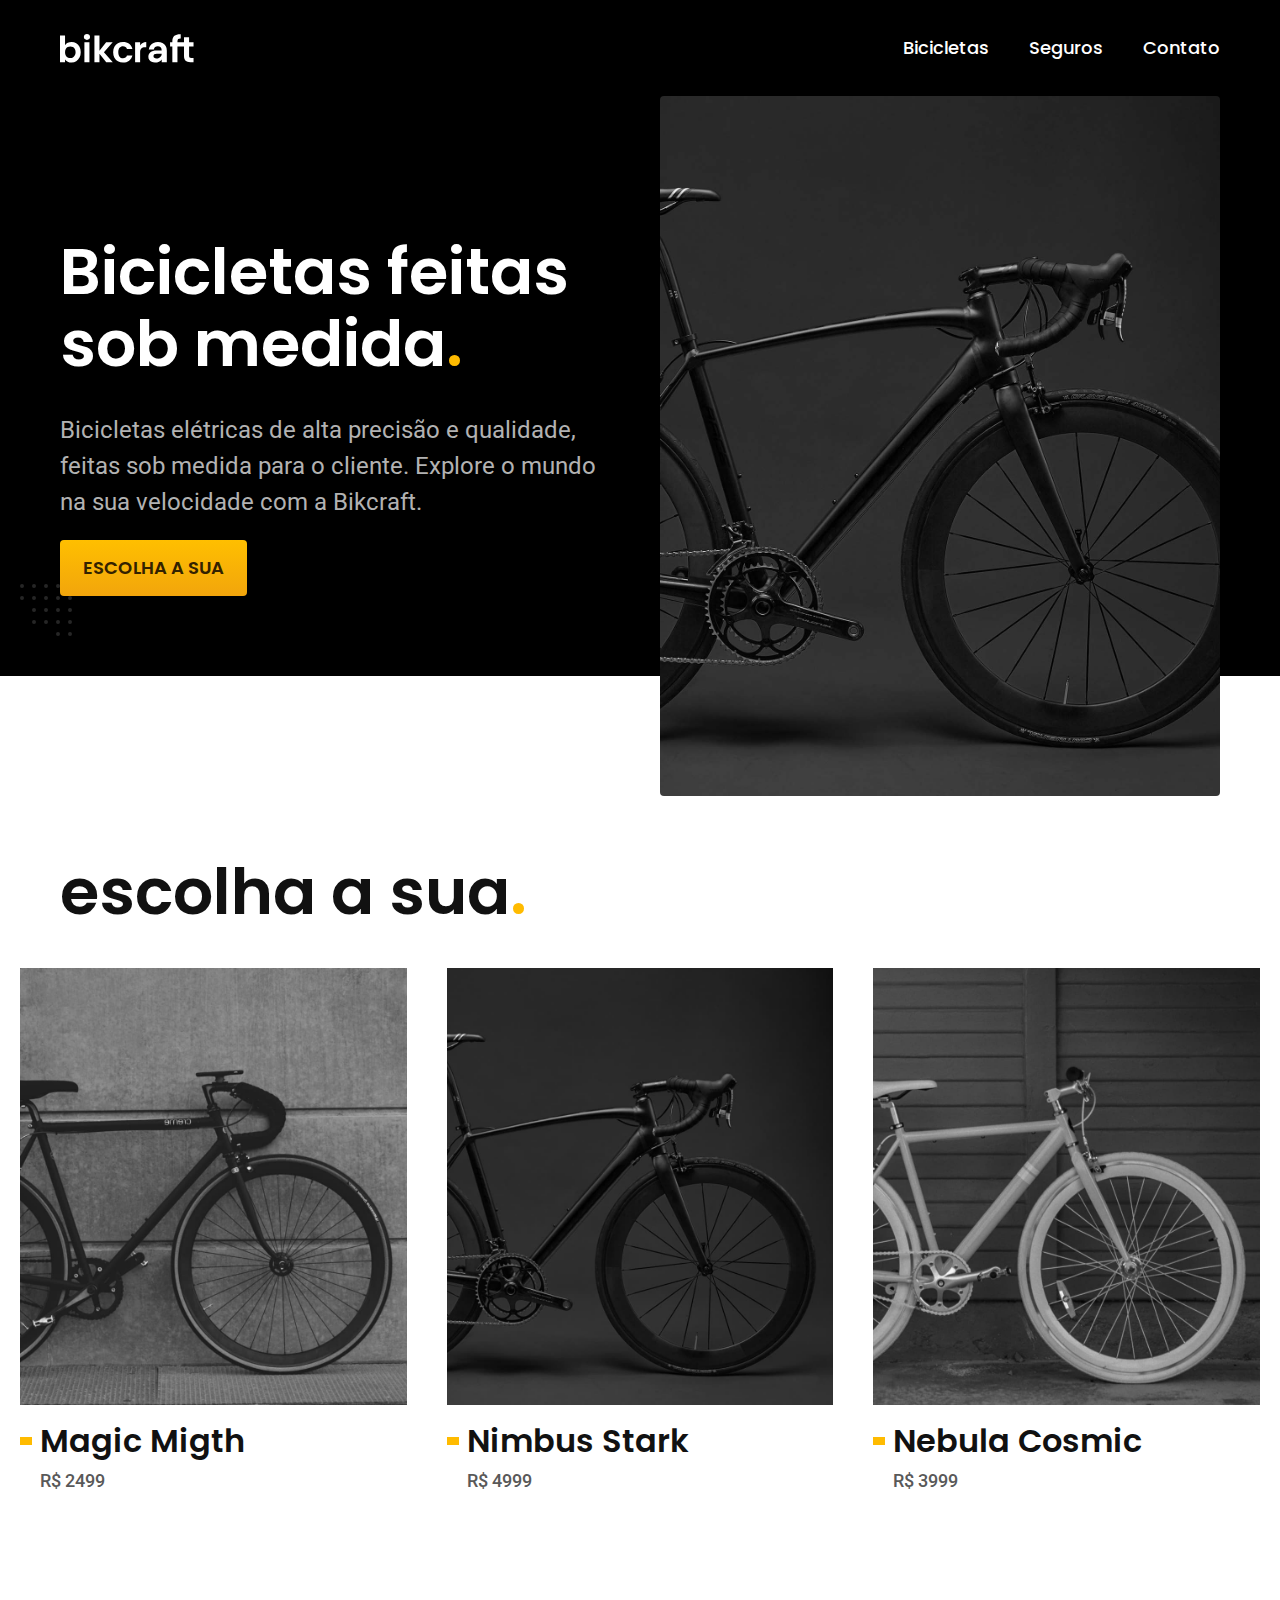
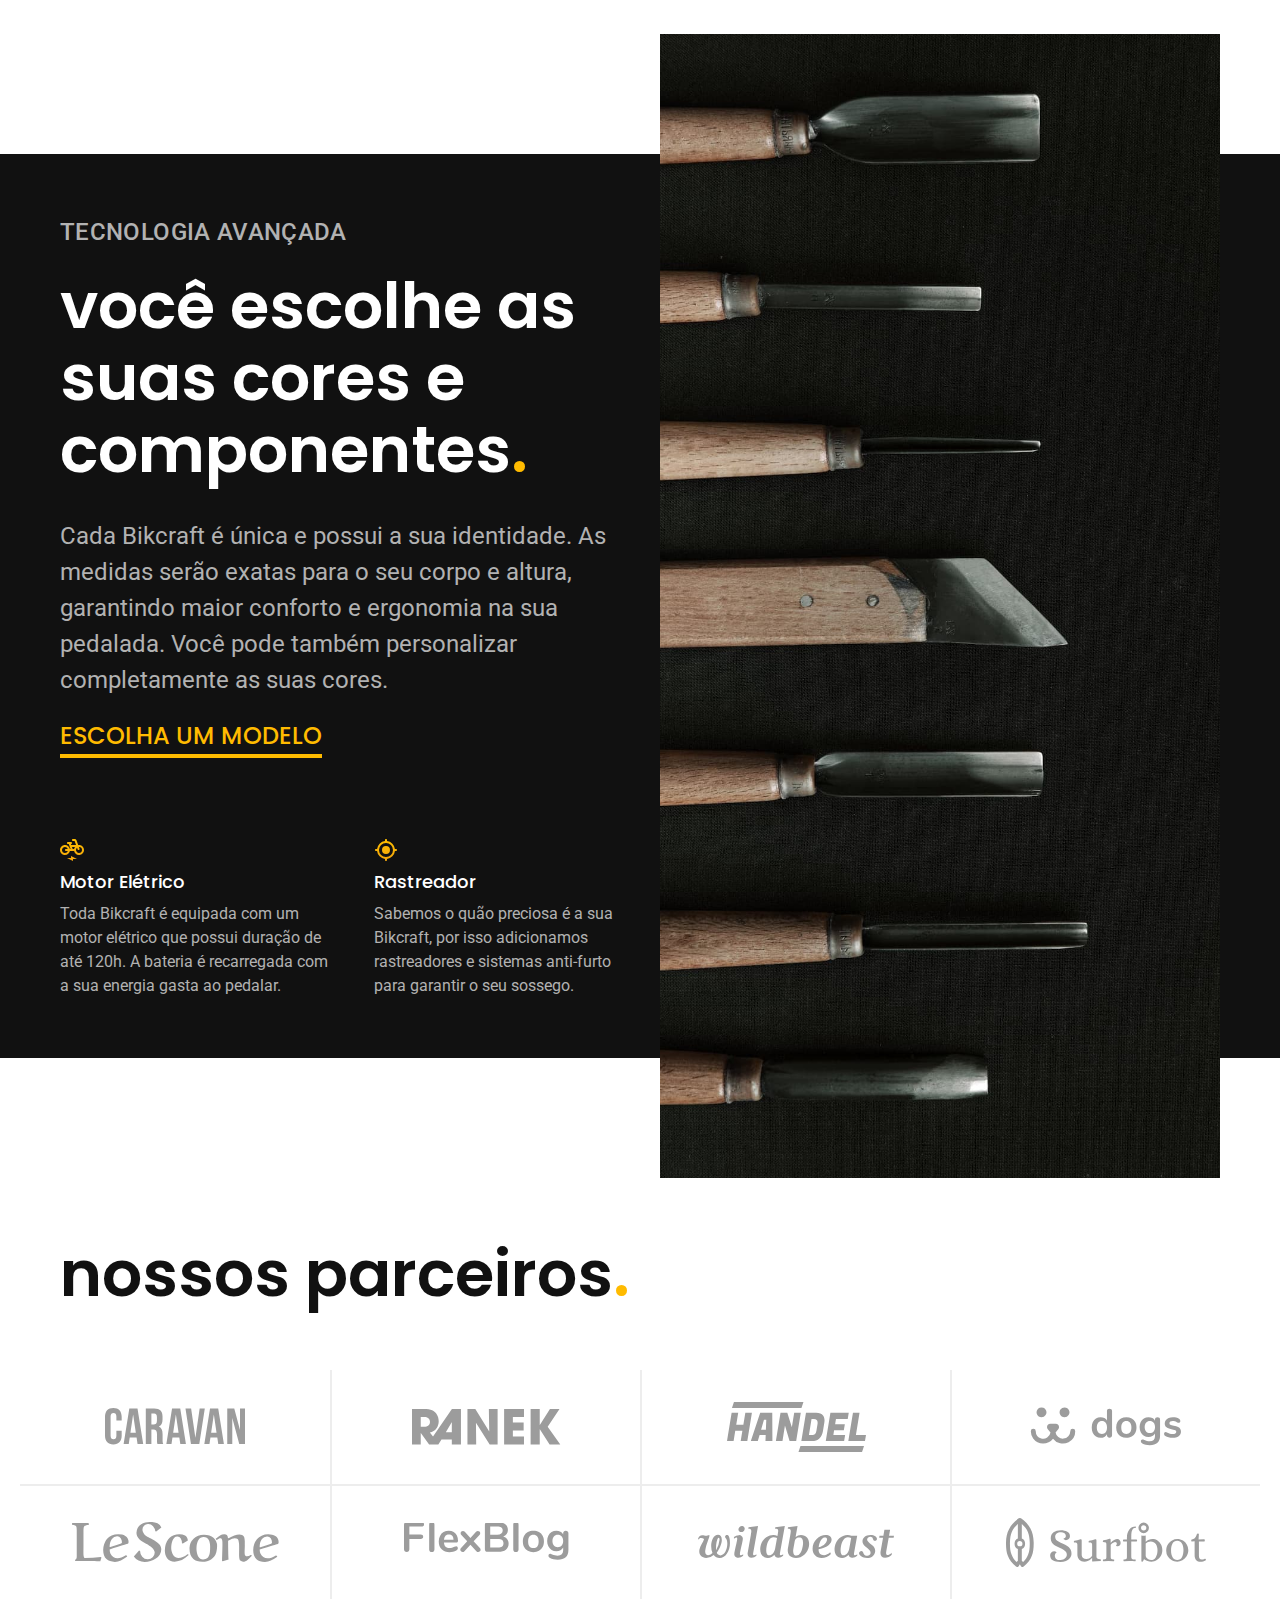
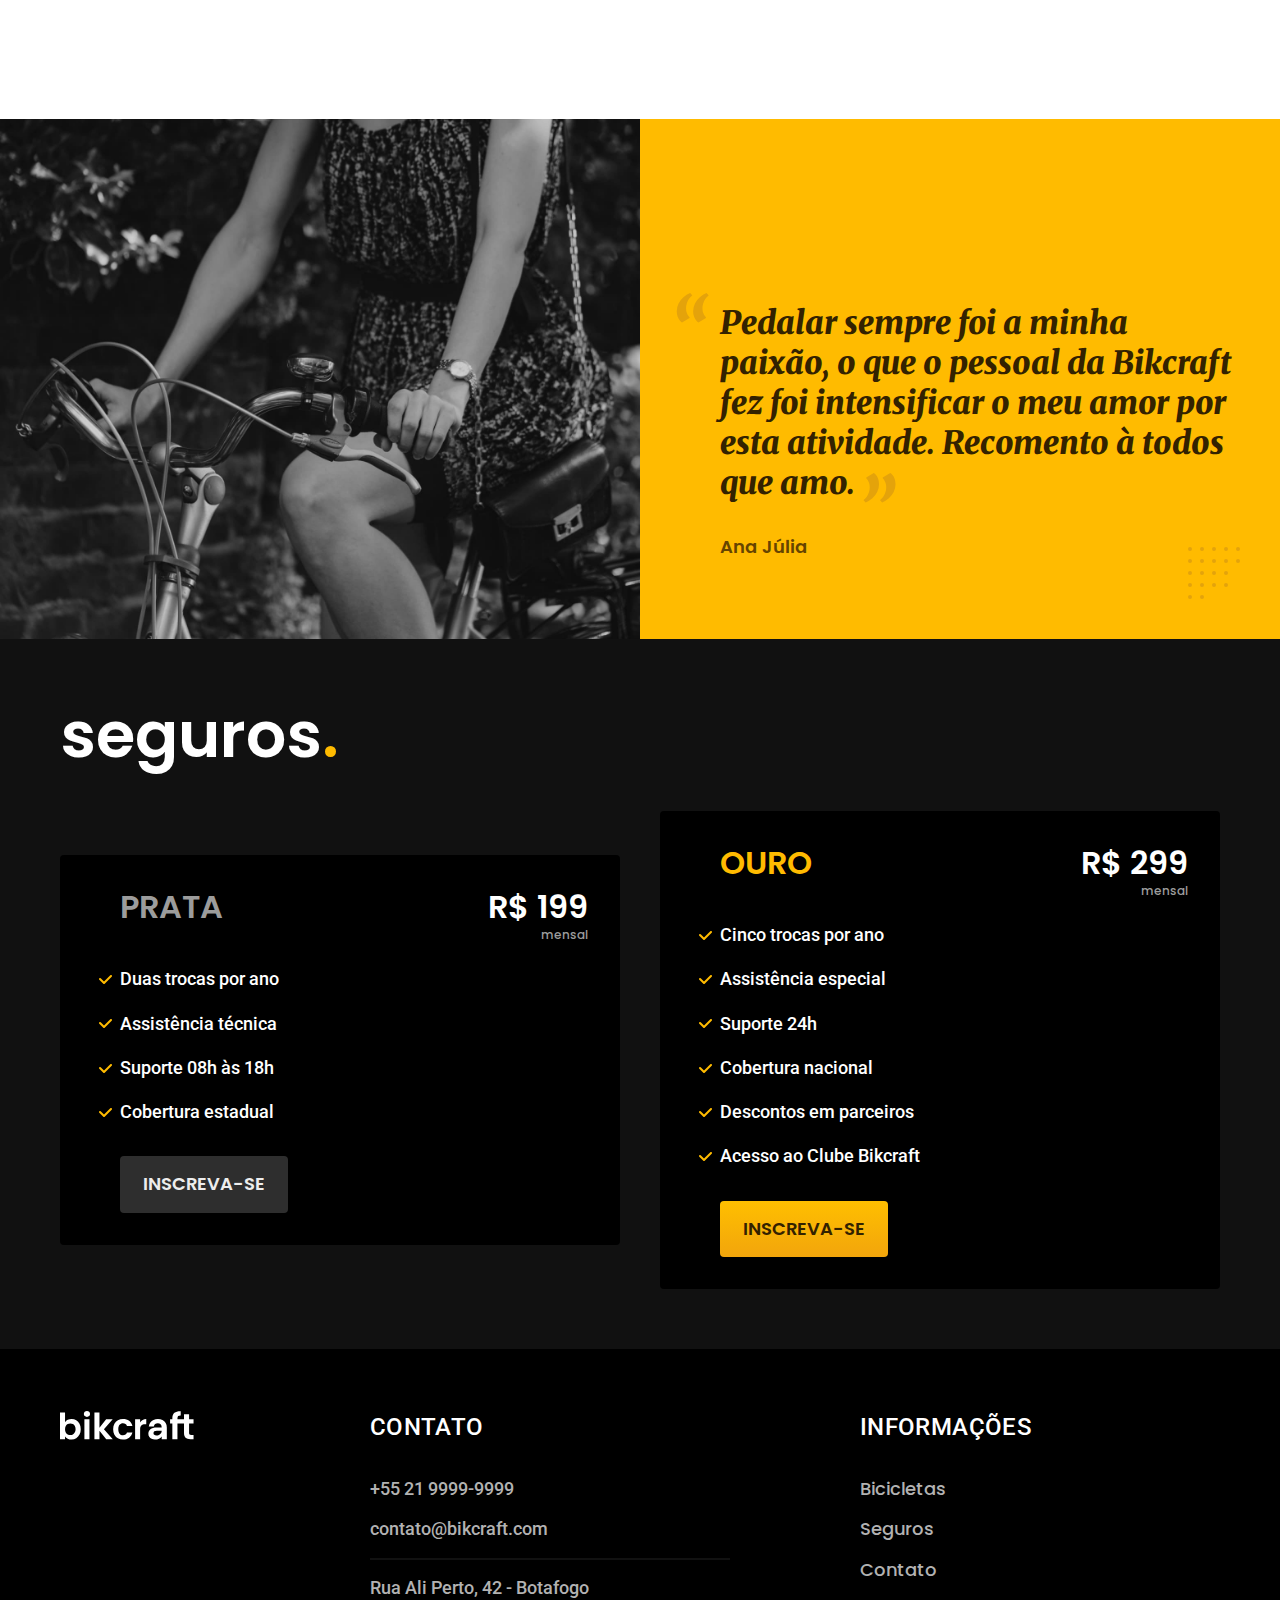
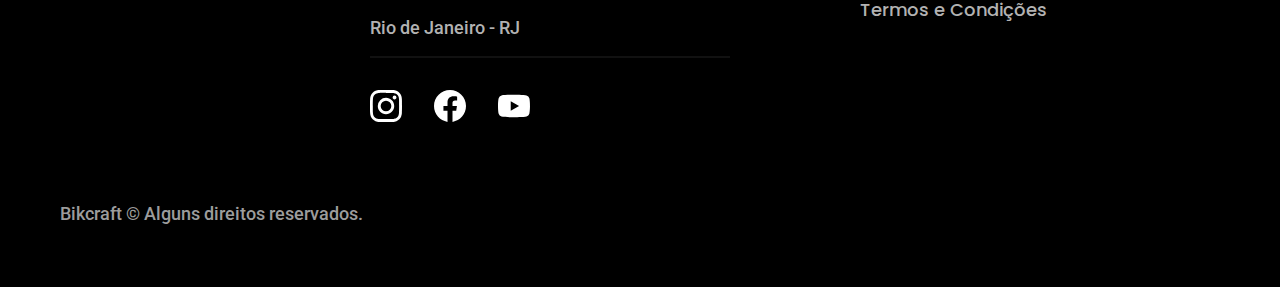
<file: index.html>
<!DOCTYPE html>
<html lang="pt-br">

<head>
    <meta charset="UTF-8">
    <meta name="viewport" content="width=device-width, initial-scale=1.0">

    <title>Bikcraft - Bicicletas Elétricas</title>
    <meta name="description" content="Bicicletas elétricas de alta precisão e qualidade, feitas sob medida para o cliente. Explore o mundo na sua velocidade com a Bikcraft.">

    <link rel="icon" href="./favicon.svg" type="image/svg+xml">
    <link rel="preload" href="./css/style.css" as="style">
    <link rel="stylesheet" href="./css/style.css">

    <script>document.documentElement.classList.add('js');</script>

    <link rel="preconnect" href="https://fonts.googleapis.com">
    <link rel="preconnect" href="https://fonts.gstatic.com" crossorigin>
    <link href="https://fonts.googleapis.com/css2?family=Merriweather:ital,wght@1,900&family=Poppins:wght@500;600&family=Roboto:wght@400;500&display=swap" rel="stylesheet">
</head>

<body>
    <header class="header-bg">
        <div class="header container">
            <a href="./"><img src="./img/bikcraft.svg" width="136" height="32" alt="Bikcraft"></a>

            <nav aria-label="primaria">
                <ul class="header-menu font-1-m cor-0">
                    <li><a href="./bicicletas.html">Bicicletas</a></li>
                    <li><a href="./seguros.html">Seguros</a></li>
                    <li><a href="./contato.html">Contato</a></li>
                </ul>
            </nav>
        </div>
    </header>

    <main class="introducao-bg">
        <div class="introducao container">
            <div class="introducao-conteudo">
                <h1 class="font-1-xxl cor-0 fadeInDown" data-anime="200">Bicicletas feitas sob medida<span class="cor-p1">.</span></h1>
                <p class="font-2-l cor-5 fadeInDown" data-anime="400">Bicicletas elétricas de alta precisão e qualidade, feitas sob medida para o cliente. Explore o mundo na sua velocidade com a Bikcraft.</p>
                <a class="botao fadeInDown" href="./bicicletas.html" data-anime="600">Escolha a sua</a>
            </div>
            <picture data-anime="800" class="fadeInDown">
                <source media="(max-width:800px)" srcset="./img/bicicletas/nimbus.jpg">
                <img src="./img/fotos/introducao.jpg" width="1280" height="1600" alt="Bicicleta elétrica preta">
            </picture>
        </div>
    </main>

    <article class="bicicletas-lista">
        <h2 class="container font-1-xxl">escolha a sua<span class="cor-p1">.</span></h2>
        <ul>
            <li>
                <a href="./bicicletas/magic.html">
                    <img src="./img/bicicletas/magic-home.jpg" alt="Bicicleta preta">
                    <h3 class="font-1-xl">Magic Migth</h3>
                    <span class="font-2-m cor-8">R$ 2499</span>
                </a>
            </li>
            <li>
                <a href="./bicicletas/nimbus.html">
                    <img src="./img/bicicletas/nimbus-home.jpg" alt="Bicicleta preta">
                    <h3 class="font-1-xl">Nimbus Stark</h3>
                    <span class="font-2-m cor-8">R$ 4999</span>
                </a>
            </li>
            <li>
                <a href="./bicicletas/nebula.html">
                    <img src="./img/bicicletas/nebula-home.jpg" alt="Bicicleta preta">
                    <h3 class="font-1-xl">Nebula Cosmic</h3>
                    <span class="font-2-m cor-8">R$ 3999</span>
                </a>
            </li>
        </ul>
    </article>

    <article class="tecnologia-bg">
        <div class="tecnologia container">
            <div class="tecnologia-conteudo">
                <span class="font-2-l-b cor-5">Tecnologia Avançada</span>
                <h2 class="font-1-xxl cor-0">você escolhe as<br>suas cores e<br>componentes<span class="cor-p1">.</span></h2>
                <p class="font-2-l cor-5">Cada Bikcraft é única e possui a sua identidade. As medidas serão exatas para o seu corpo e altura, garantindo maior conforto e ergonomia na sua pedalada. Você pode também personalizar completamente as suas cores.</p>
                <a class="link" href="./bicicletas.html">Escolha um modelo</a>
                <div class="tecnologia-vantagens">
                    <div>
                        <img src="./img/icones/eletrica.svg" alt="" width="24" height="24">
                        <h3 class="font-1-m cor-0">Motor Elétrico</h3>
                        <p class="font-2-s cor-5">Toda Bikcraft é equipada com um motor elétrico que possui duração de até 120h. A bateria é recarregada com a sua energia gasta ao pedalar.</p>
                    </div>
                    <div>
                        <img src="./img/icones/rastreador.svg" alt="" width="24" height="24">
                        <h3 class="font-1-m cor-0">Rastreador</h3>
                        <p class="font-2-s cor-5">Sabemos o quão preciosa é a sua Bikcraft, por isso adicionamos rastreadores e sistemas anti-furto para garantir o seu sossego.</p>
                    </div>
                </div>
            </div>
            <div class="tecnologia-imagem">
                <img src="./img/fotos/tecnologia.jpg" alt="" width="700" height="1120">
            </div>
        </div>
    </article>

    <section class="parceiros" aria-label="Nossos Parceiros">
        <h2 class="container font-1-xxl">nossos parceiros<span class="cor-p1">.</span></h2>

        <ul>
            <li><img src="./img/parceiros/caravan.svg" alt="caravan"></li>
            <li><img src="./img/parceiros/ranek.svg" alt="ranek"></li>
            <li><img src="./img/parceiros/handel.svg" alt="handel"></li>
            <li><img src="./img/parceiros/dogs.svg" alt="dogs"></li>
            <li><img src="./img/parceiros/lescone.svg" alt="lescone"></li>
            <li><img src="./img/parceiros/flexblog.svg" alt="flexblog"></li>
            <li><img src="./img/parceiros/wildbeast.svg" alt="wildbeast"></li>
            <li><img src="./img/parceiros/surfbot.svg" alt="surfbot"></li>

        </ul>
    </section>

    <section class="depoimento" aria-label="Depoimento">
        <div>
            <img src="./img/fotos/depoimento.jpg" alt="Pessoa pedalando uma bicicleta bikcraft">
        </div>
        <div class="depoimento-conteudo">
            <blockquote class="font-1-xl cor-p5">
                <p>Pedalar sempre foi a minha paixão, o que o pessoal da Bikcraft fez foi intensificar o meu amor por esta atividade. Recomento à todos que amo.</p>
            </blockquote>
            <span class="font-1-m-b cor-p4">Ana Júlia</span>
        </div>
    </section>

    <article class="seguros-bg">
        <div class="seguros container">
            <h2 class="font-1-xxl cor-0">seguros<span class="cor-p1">.</span></h2>
            <div class="seguros-item">
                <h3 class="font-1-xl cor-6">PRATA</h3>
                <span class="font-1-xl cor-0">R$ 199<span class="font-1-xs cor-6">mensal</span></span>
                <ul class="font-2-m cor-0">
                    <li>Duas trocas por ano</li>
                    <li>Assistência técnica</li>
                    <li>Suporte 08h às 18h</li>
                    <li>Cobertura estadual</li>
                </ul>
                <a class="botao secundario" href="./orcamento.html">Inscreva-se</a>
            </div>

            <div class="seguros-item">
                <h3 class="font-1-xl cor-p1">OURO</h3>
                <span class="font-1-xl cor-0">R$ 299<span class="font-1-xs cor-6">mensal</span></span>
                <ul class="font-2-m cor-0">
                    <li>Cinco trocas por ano</li>
                    <li>Assistência especial</li>
                    <li>Suporte 24h</li>
                    <li>Cobertura nacional</li>
                    <li>Descontos em parceiros</li>
                    <li>Acesso ao Clube Bikcraft</li>
                </ul>
                <a class="botao" href="./orcamento.html">Inscreva-se</a>
            </div>
        </div>
    </article>

    <footer class="footer-bg">
        <div class="footer container">
            <img src="./img/bikcraft.svg" alt="Bikcraft" width="136" height="32">
            <div class="footer-contato">
                <h3 class="font-2-l-b cor-0">Contato</h3>
                <ul class="font-2-m cor-5">
                    <li><a href="tel:+552199999999">+55 21 9999-9999</a></li>
                    <li><a href="mailto:contato@bikcraft.com">contato@bikcraft.com</a></li>
                    <li>Rua Ali Perto, 42 - Botafogo</li>
                    <li>Rio de Janeiro - RJ</li>
                </ul>
                <div class="footer-redes">
                    <a href="./"><img src="./img/redes/instagram.svg" alt="Instagram" width="32" height="32"></a>
                    <a href="./"><img src="./img/redes/facebook.svg" alt="Facebook" width="32" height="32"></a>
                    <a href="./"><img src="./img/redes/youtube.svg" alt="Youtube" width="32" height="32"></a>
                </div>
            </div>
            <div class="footer-informacoes">
                <h3 class="font-2-l-b cor-0">Informações</h3>
                <nav>
                    <ul class="font-1-m cor-5">
                        <li><a href="./bicicletas.html">Bicicletas</a></li>
                        <li><a href="./seguros.html">Seguros</a></li>
                        <li><a href="./contato.html">Contato</a></li>
                        <li><a href="./termos.html">Termos e Condições</a></li>
                    </ul>
                </nav>
            </div>
            <p class="font-2-m cor-6 footer-copy">Bikcraft © Alguns direitos reservados.</p>
        </div>
    </footer>

    <script src="./js/plugins/simple-anime.js"></script>
    <script src="./js/script.js"></script>
</body>

</html>
</file>
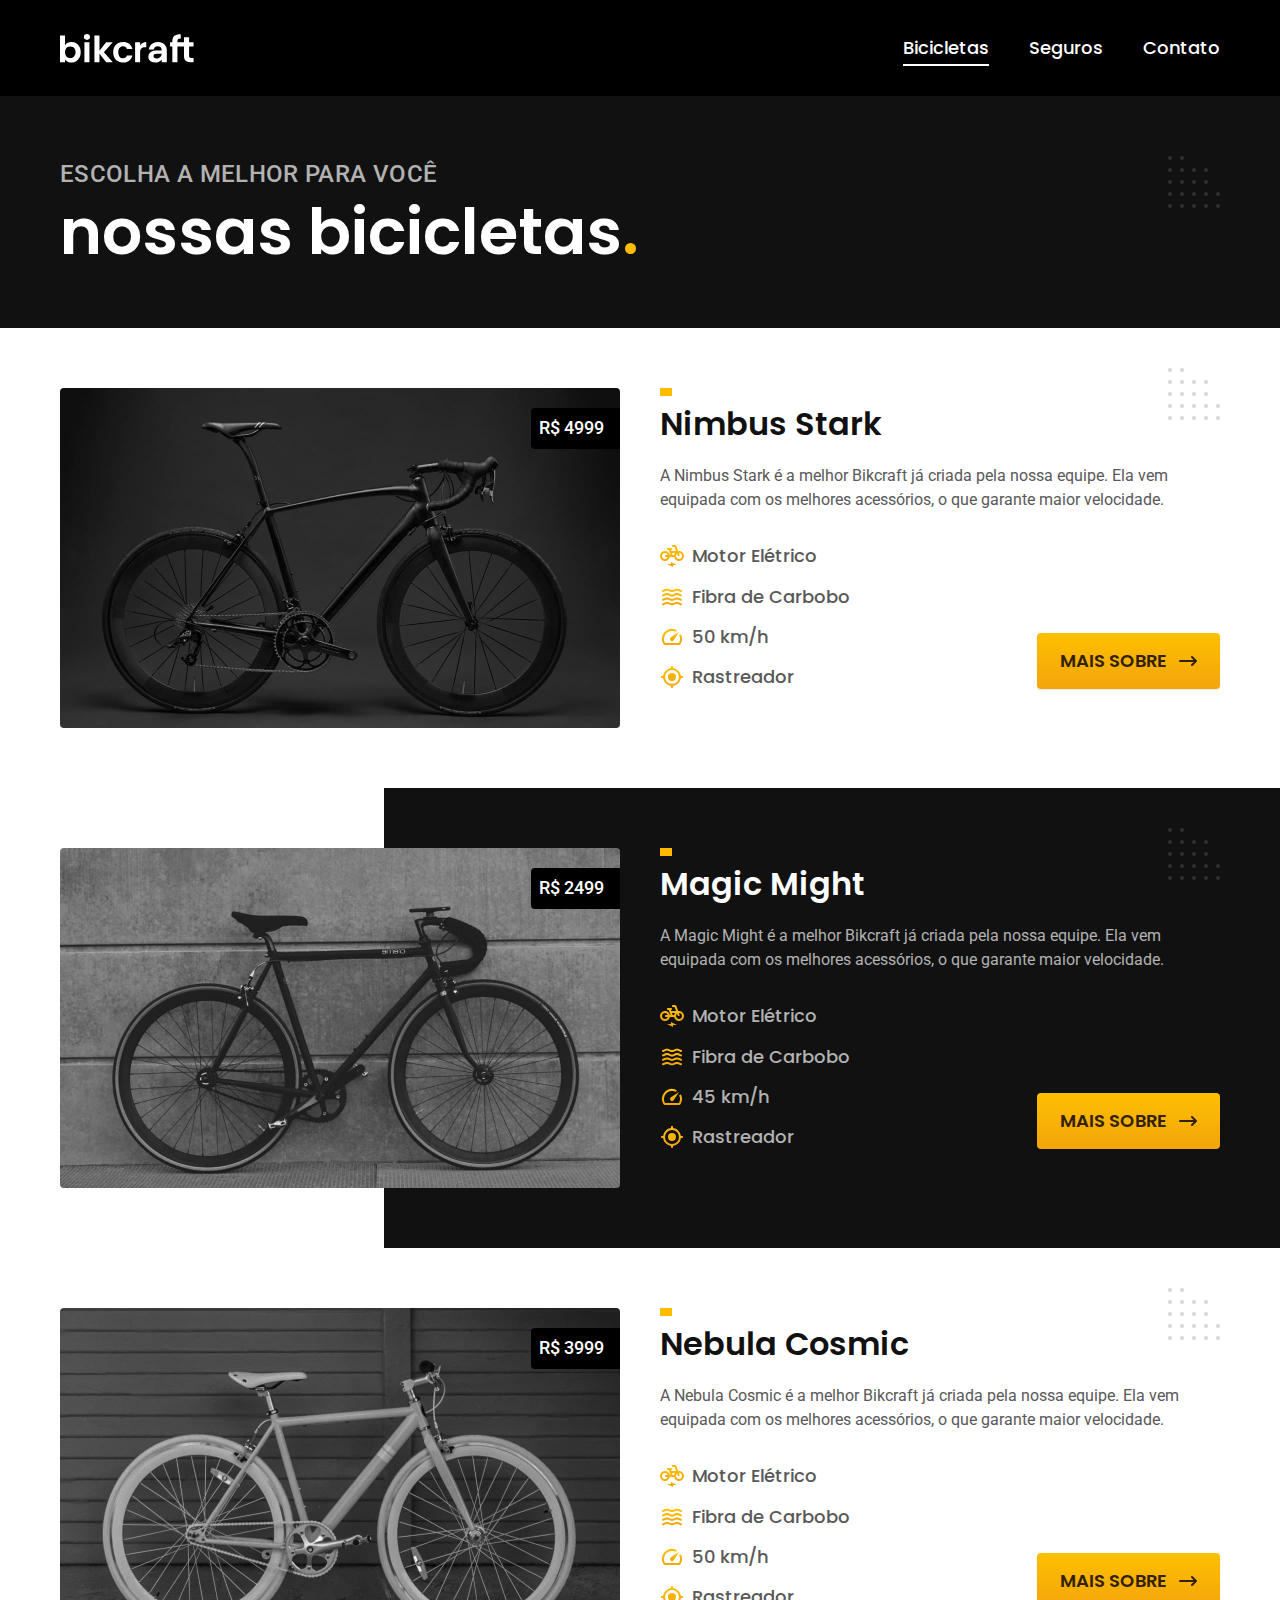
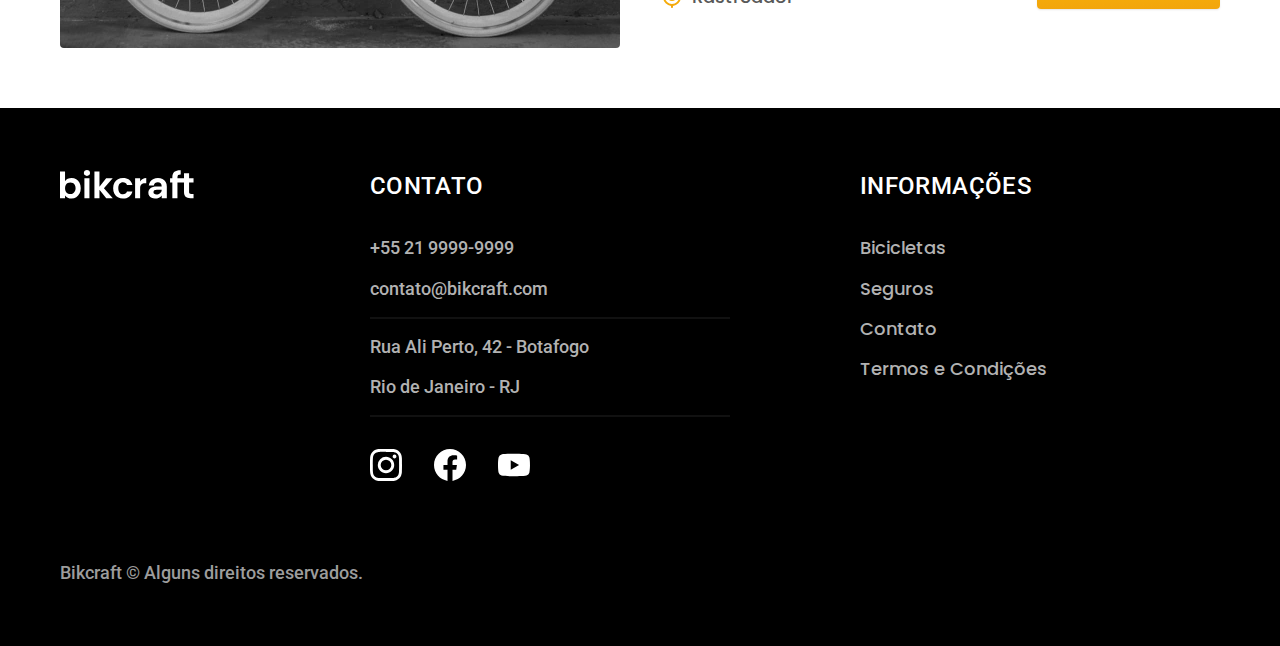
<file: bicicletas.html>
<!DOCTYPE html>
<html lang="pt-br">

<head>
  <meta charset="UTF-8">
  <meta name="viewport" content="width=device-width, initial-scale=1.0">

  <title>Bicicletas | Bikcraft - Bicicletas Elétricas</title>
  <meta name="description" content="Termos e Condições">

  <link rel="icon" href="./favicon.svg" type="image/svg+xml">
  <link rel="preload" href="./css/style.css" as="style">
  <link rel="stylesheet" href="./css/style.css">

  <script>document.documentElement.classList.add('js');</script>

  <link rel="preconnect" href="https://fonts.googleapis.com">
  <link rel="preconnect" href="https://fonts.gstatic.com" crossorigin>
  <link href="https://fonts.googleapis.com/css2?family=Merriweather:ital,wght@1,900&family=Poppins:wght@500;600&family=Roboto:wght@400;500&display=swap" rel="stylesheet">
</head>

<body id="bicicletas">
  <header class="header-bg">
    <div class="header container">
      <a href="./"><img src="./img/bikcraft.svg" alt="Bikcraft"></a>

      <nav aria-label="primaria">
        <ul class="header-menu font-1-m cor-0">
          <li><a href="./bicicletas.html">Bicicletas</a></li>
          <li><a href="./seguros.html">Seguros</a></li>
          <li><a href="./contato.html">Contato</a></li>
        </ul>
      </nav>
    </div>
  </header>

  <main>
    <div class="titulo-bg">
      <div class="titulo container">
        <p class="font-2-l-b cor-5">Escolha a melhor para você</p>
        <h1 class="font-1-xxl cor-0">nossas bicicletas<span class="cor-p1">.</span></h1>
      </div>
    </div>

    <div class="bicicletas container">
      <div class="bicicletas-imagem">
        <img src="./img/bicicletas/nimbus.jpg" alt="Bicicletas preta">
        <span class="font-2-m cor-0">R$ 4999</span>
      </div>
      <div class="bicicletas-conteudo">
        <h2 class="font-1-xl">Nimbus Stark</h2>
        <p class="font-2-s cor-8">A Nimbus Stark é a melhor Bikcraft já criada pela nossa equipe. Ela vem equipada com os melhores acessórios, o que garante maior velocidade.</p>
        <ul class="font-1-m cor-8">
          <li>
            <img src="./img/icones/eletrica.svg" alt="">
            Motor Elétrico
          </li>
          <li>
            <img src="./img/icones/carbono.svg" alt="">
            Fibra de Carbobo
          </li>
          <li>
            <img src="./img/icones/velocidade.svg" alt="">
            50 km/h
          </li>
          <li>
            <img src="./img/icones/rastreador.svg" alt="">
            Rastreador
          </li>
        </ul>
        <a class="botao seta" href="./bicicletas/nimbus.html">Mais Sobre</a>
      </div>
    </div>

    <div class="bicicletas-bg">
      <div class="bicicletas container">
        <div class="bicicletas-imagem">
          <img src="./img/bicicletas//magic.jpg" alt="Bicicletas preta">
          <span class="font-2-m cor-0">R$ 2499</span>
        </div>
        <div class="bicicletas-conteudo">
          <h2 class="font-1-xl cor-0">Magic Might</h2>
          <p class="font-2-s cor-5">A Magic Might é a melhor Bikcraft já criada pela nossa equipe. Ela vem equipada com os melhores acessórios, o que garante maior velocidade.</p>
          <ul class="font-1-m cor-5">
            <li>
              <img src="./img/icones/eletrica.svg" alt="">
              Motor Elétrico
            </li>
            <li>
              <img src="./img/icones/carbono.svg" alt="">
              Fibra de Carbobo
            </li>
            <li>
              <img src="./img/icones/velocidade.svg" alt="">
              45 km/h
            </li>
            <li>
              <img src="./img/icones/rastreador.svg" alt="">
              Rastreador
            </li>
          </ul>
          <a class="botao seta" href="./bicicletas/magic.html">Mais Sobre</a>
        </div>
      </div>
    </div>

    <div class="bicicletas container">
      <div class="bicicletas-imagem">
        <img src="./img/bicicletas/nebula.jpg" alt="Bicicletas preta">
        <span class="font-2-m cor-0">R$ 3999</span>
      </div>
      <div class="bicicletas-conteudo">
        <h2 class="font-1-xl">Nebula Cosmic</h2>
        <p class="font-2-s cor-8">A Nebula Cosmic é a melhor Bikcraft já criada pela nossa equipe. Ela vem equipada com os melhores acessórios, o que garante maior velocidade.</p>
        <ul class="font-1-m cor-8">
          <li>
            <img src="./img/icones/eletrica.svg" alt="">
            Motor Elétrico
          </li>
          <li>
            <img src="./img/icones/carbono.svg" alt="">
            Fibra de Carbobo
          </li>
          <li>
            <img src="./img/icones/velocidade.svg" alt="">
            50 km/h
          </li>
          <li>
            <img src="./img/icones/rastreador.svg" alt="">
            Rastreador
          </li>
        </ul>
        <a class="botao seta" href="./bicicletas/nebula.html">Mais Sobre</a>
      </div>
    </div>

  </main>

  <footer class="footer-bg">
    <div class="footer container">
      <img src="./img/bikcraft.svg" alt="Bikcraft" width="136" height="32">
      <div class="footer-contato">
        <h3 class="font-2-l-b cor-0">Contato</h3>
        <ul class="font-2-m cor-5">
          <li><a href="tel:+552199999999">+55 21 9999-9999</a></li>
          <li><a href="mailto:contato@bikcraft.com">contato@bikcraft.com</a></li>
          <li>Rua Ali Perto, 42 - Botafogo</li>
          <li>Rio de Janeiro - RJ</li>
        </ul>
        <div class="footer-redes">
          <a href="./"><img src="./img/redes/instagram.svg" alt="Instagram" width="32" height="32"></a>
          <a href="./"><img src="./img/redes/facebook.svg" alt="Facebook" width="32" height="32"></a>
          <a href="./"><img src="./img/redes/youtube.svg" alt="Youtube" width="32" height="32"></a>
        </div>
      </div>
      <div class="footer-informacoes">
        <h3 class="font-2-l-b cor-0">Informações</h3>
        <nav>
          <ul class="font-1-m cor-5">
            <li><a href="./bicicletas.html">Bicicletas</a></li>
            <li><a href="./seguros.html">Seguros</a></li>
            <li><a href="./contato.html">Contato</a></li>
            <li><a href="./termos.html">Termos e Condições</a></li>
          </ul>
        </nav>
      </div>
      <p class="font-2-m cor-6 footer-copy">Bikcraft © Alguns direitos reservados.</p>
    </div>
  </footer>

  <script src="./js/script.js"></script>
</body>

</html>
</file>
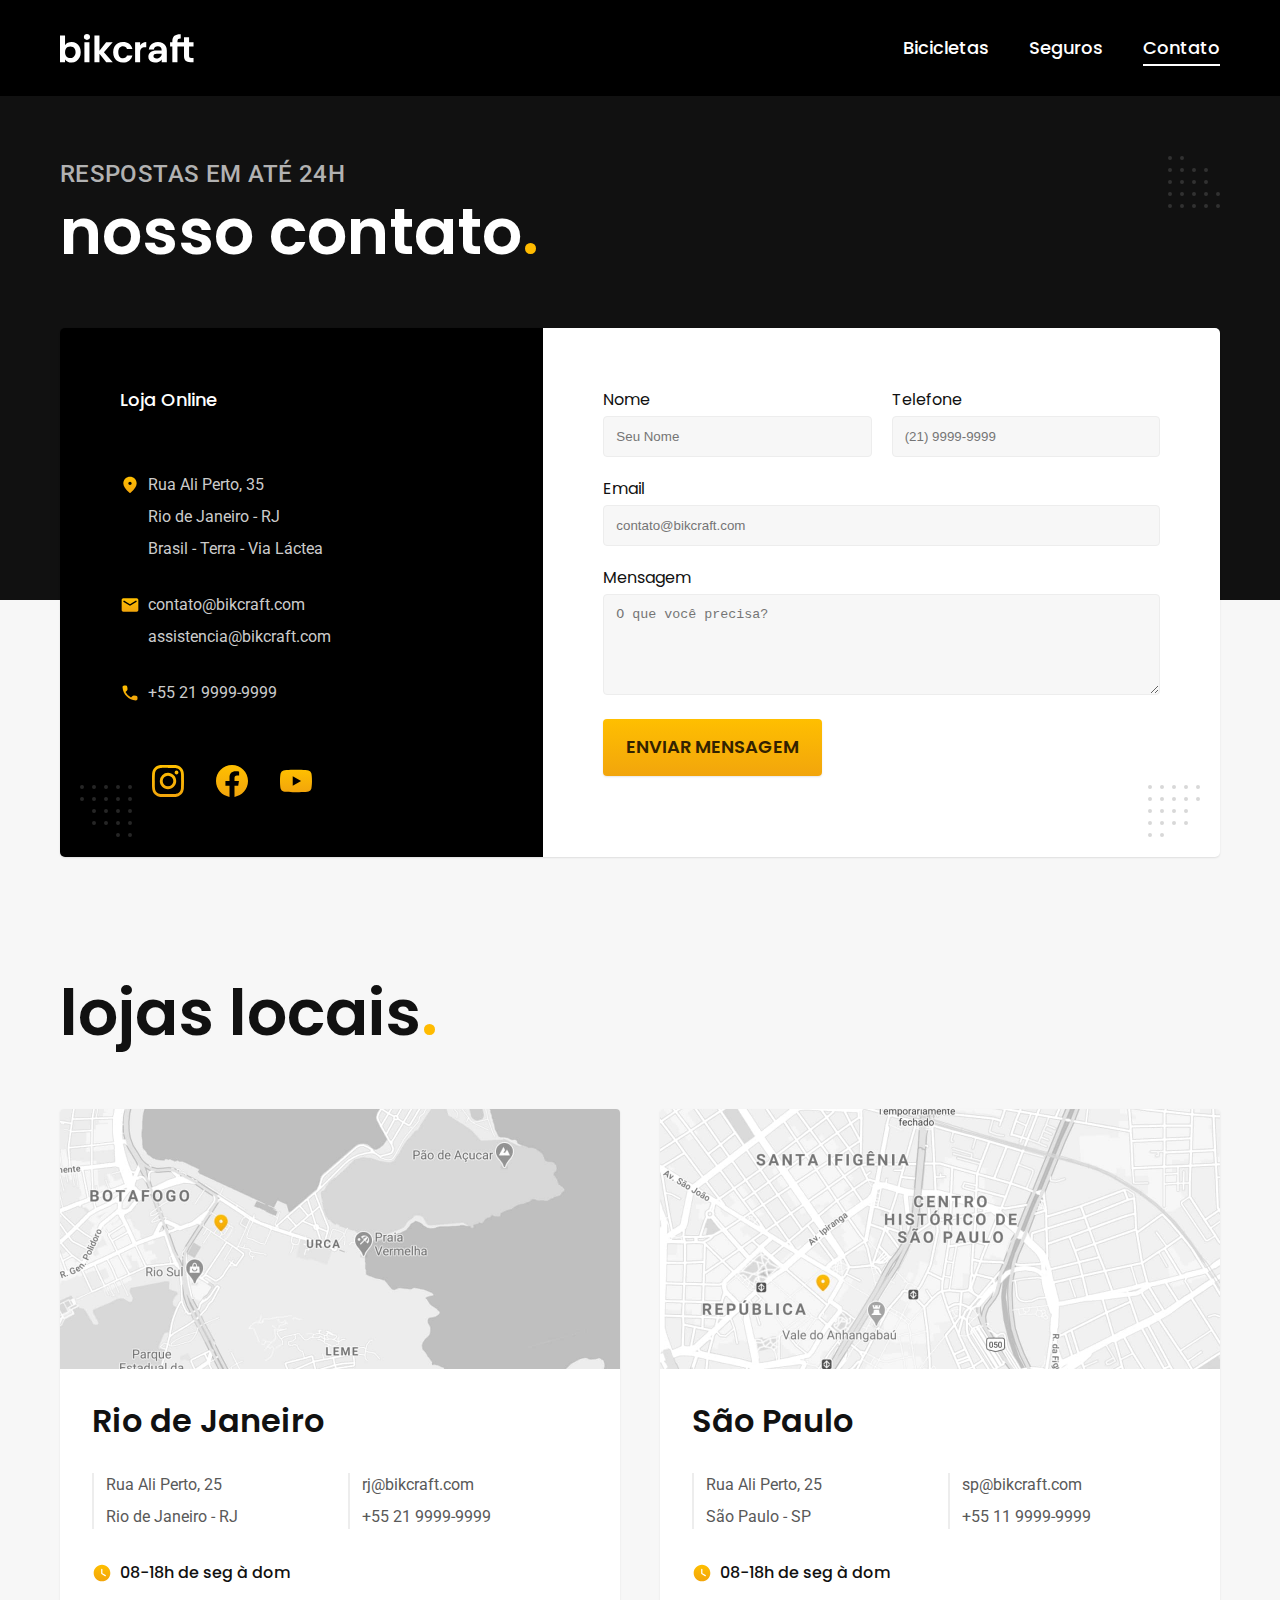
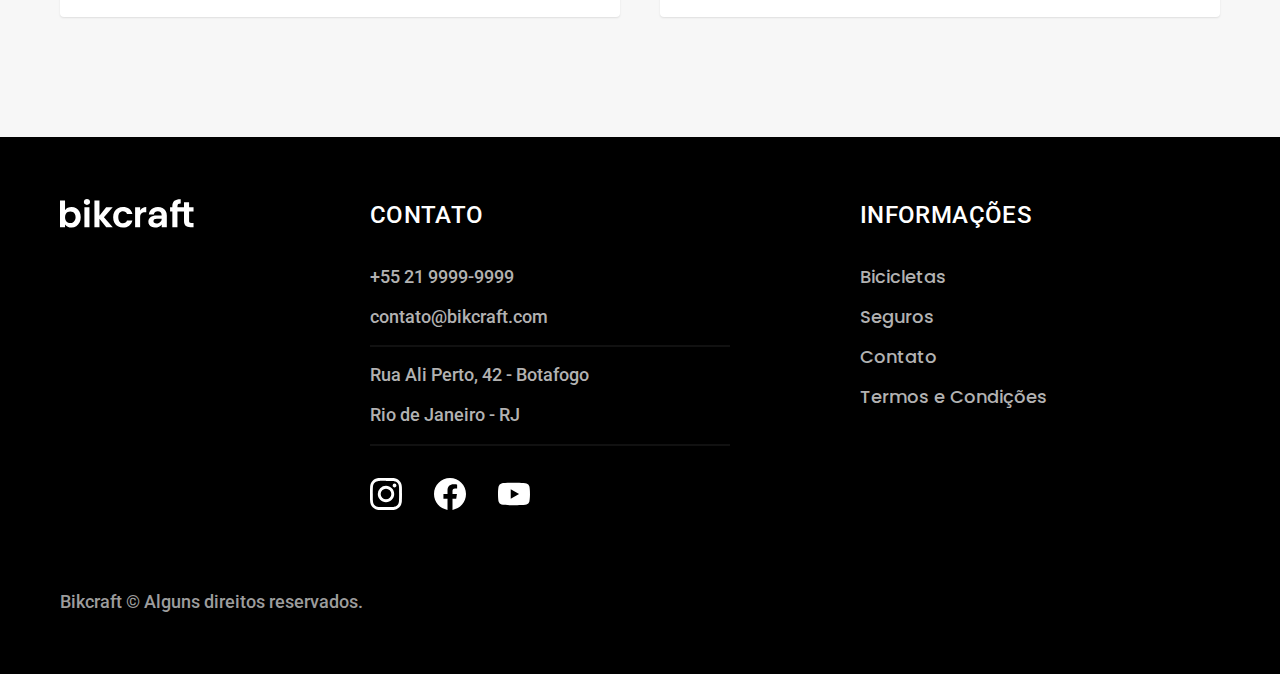
<file: contato.html>
<!DOCTYPE html>
<html lang="pt-br">

<head>
  <meta charset="UTF-8">
  <meta name="viewport" content="width=device-width, initial-scale=1.0">

  <title>Contato | Bikcraft</title>
  <meta name="description" content="Contato">

  <link rel="icon" href="./favicon.svg" type="image/svg+xml">
  <link rel="preload" href="./css/style.css" as="style">
  <link rel="stylesheet" href="./css/style.css">

  <script>document.documentElement.classList.add('js');</script>

  <link rel="preconnect" href="https://fonts.googleapis.com">
  <link rel="preconnect" href="https://fonts.gstatic.com" crossorigin>
  <link href="https://fonts.googleapis.com/css2?family=Merriweather:ital,wght@1,900&family=Poppins:wght@500;600&family=Roboto:wght@400;500&display=swap" rel="stylesheet">
</head>

<body id="contato">
  <header class=" header-bg">
    <div class="header container">
      <a href="./"><img src="./img/bikcraft.svg" alt="Bikcraft"></a>

      <nav aria-label="primaria">
        <ul class="header-menu font-1-m cor-0">
          <li><a href="./bicicletas.html">Bicicletas</a></li>
          <li><a href="./seguros.html">Seguros</a></li>
          <li><a href="./contato.html">Contato</a></li>
        </ul>
      </nav>
    </div>
  </header>

  <main>
    <div class="titulo-bg">
      <div class="titulo container">
        <p class="font-2-l-b cor-5">Respostas em até 24h</p>
        <h1 class="font-1-xxl cor-0">nosso contato<span class="cor-p1">.</span></h1>
      </div>
    </div>

    <div class="contato container">
      <section class="contato-dados" aria-label="Endereço">
        <h2 class="font-1-m cor-0">Loja Online</h2>
        <div class="contato-endereco font-2-s cor-4">
          <p>Rua Ali Perto, 35</p>
          <p>Rio de Janeiro - RJ</p>
          <p>Brasil - Terra - Via Láctea</p>
        </div>
        <address class="contato-meios font-2-s cor-4">
          <a href="mailto:contato@bikcraft.com">contato@bikcraft.com</a>
          <a href="mailto:assistencia@bikcraft.com">assistencia@bikcraft.com</a>
          <a href="tel:+552199999999">+55 21 9999-9999</a>
        </address>
        <div class="contato-redes">
          <a href="./"><img src="./img/redes/instagram-p.svg" alt="Instagram" width="32" height="32"></a>
          <a href="./"><img src="./img/redes/facebook-p.svg" alt="Facebook" width="32" height="32"></a>
          <a href="./"><img src="./img/redes/youtube-p.svg" alt="Youtube" width="32" height="32"></a>
        </div>
      </section>
      <section class="contato-formulario" aria-label="Formulário">
        <form class="form" action="./contato.html">
          <div>
            <label for="nome">Nome</label>
            <input type="text" id="nome" name="nome" placeholder="Seu Nome">
          </div>
          <div>
            <label for="telefone">Telefone</label>
            <input type="text" id="telefone" name="telefone" placeholder="(21) 9999-9999">
          </div>
          <div class="col-2">
            <label for="email">Email</label>
            <input type="email" id="email" name="email" placeholder="contato@bikcraft.com">
          </div>
          <div class="col-2">
            <label for="mensagem">Mensagem</label>
            <textarea rows="5" id="mensagem" name="mensagem" placeholder="O que você precisa?"></textarea>
          </div>
          <button class=" col-2 botao">Enviar Mensagem</button>
        </form>
      </section>
    </div>
  </main>

  <article class="lojas container">
    <h2 class="font-1-xxl">lojas locais<span class="cor-p1">.</span></h2>
    <div class="lojas-item">
      <img src="./img/lojas/rj.jpg" alt="mapa marcando enderedeço em Rua Ali Perto, 25 - Rio de janeiro - RJ">
      <div class="lojas-conteudo">
        <h3 class="font-1-xl">Rio de Janeiro</h3>
        <div class="lojas-dados font-2-s cor-8">
          <p>Rua Ali Perto, 25</p>
          <p>Rio de Janeiro - RJ</p>
        </div>
        <div class="lojas-dados font-2-s cor-8">
          <a href="mailto:rj@bikcraftcom">rj@bikcraft.com</a>
          <a href="tel:+552199999999">+55 21 9999-9999</a>
        </div>
        <p class="lojas-tempo font-1-s"><img src="./img/icones/horario.svg" alt="">08-18h de seg à dom</p>
      </div>
    </div>

    <div class="lojas-item">
      <img src="./img/lojas/sp.jpg" alt="mapa marcando enderedeço em Rua Ali Perto, 25 - São Paulo - SP">
      <div class="lojas-conteudo">
        <h3 class="font-1-xl">São Paulo</h3>
        <div class="lojas-dados font-2-s cor-8">
          <p>Rua Ali Perto, 25</p>
          <p>São Paulo - SP</p>
        </div>
        <div class="lojas-dados font-2-s cor-8">
          <a href="mailto:sp@bikcraftcom">sp@bikcraft.com</a>
          <a href="tel:+551199999999">+55 11 9999-9999</a>
        </div>
        <p class="lojas-tempo font-1-s"><img src="./img/icones/horario.svg" alt="">08-18h de seg à dom</p>
      </div>
    </div>
  </article>

  <footer class="footer-bg">
    <div class="footer container">
      <img src="./img/bikcraft.svg" alt="Bikcraft" width="136" height="32">
      <div class="footer-contato">
        <h3 class="font-2-l-b cor-0">Contato</h3>
        <ul class="font-2-m cor-5">
          <li><a href="tel:+552199999999">+55 21 9999-9999</a></li>
          <li><a href="mailto:contato@bikcraft.com">contato@bikcraft.com</a></li>
          <li>Rua Ali Perto, 42 - Botafogo</li>
          <li>Rio de Janeiro - RJ</li>
        </ul>
        <div class="footer-redes">
          <a href="./"><img src="./img/redes/instagram.svg" alt="Instagram" width="32" height="32"></a>
          <a href="./"><img src="./img/redes/facebook.svg" alt="Facebook" width="32" height="32"></a>
          <a href="./"><img src="./img/redes/youtube.svg" alt="Youtube" width="32" height="32"></a>
        </div>
      </div>
      <div class="footer-informacoes">
        <h3 class="font-2-l-b cor-0">Informações</h3>
        <nav>
          <ul class="font-1-m cor-5">
            <li><a href="./bicicletas.html">Bicicletas</a></li>
            <li><a href="./seguros.html">Seguros</a></li>
            <li><a href="./contato.html">Contato</a></li>
            <li><a href="./termos.html">Termos e Condições</a></li>
          </ul>
        </nav>
      </div>
      <p class="font-2-m cor-6 footer-copy">Bikcraft © Alguns direitos reservados.</p>
    </div>
  </footer>

  <script src="./js/script.js"></script>
</body>

</html>
</file>
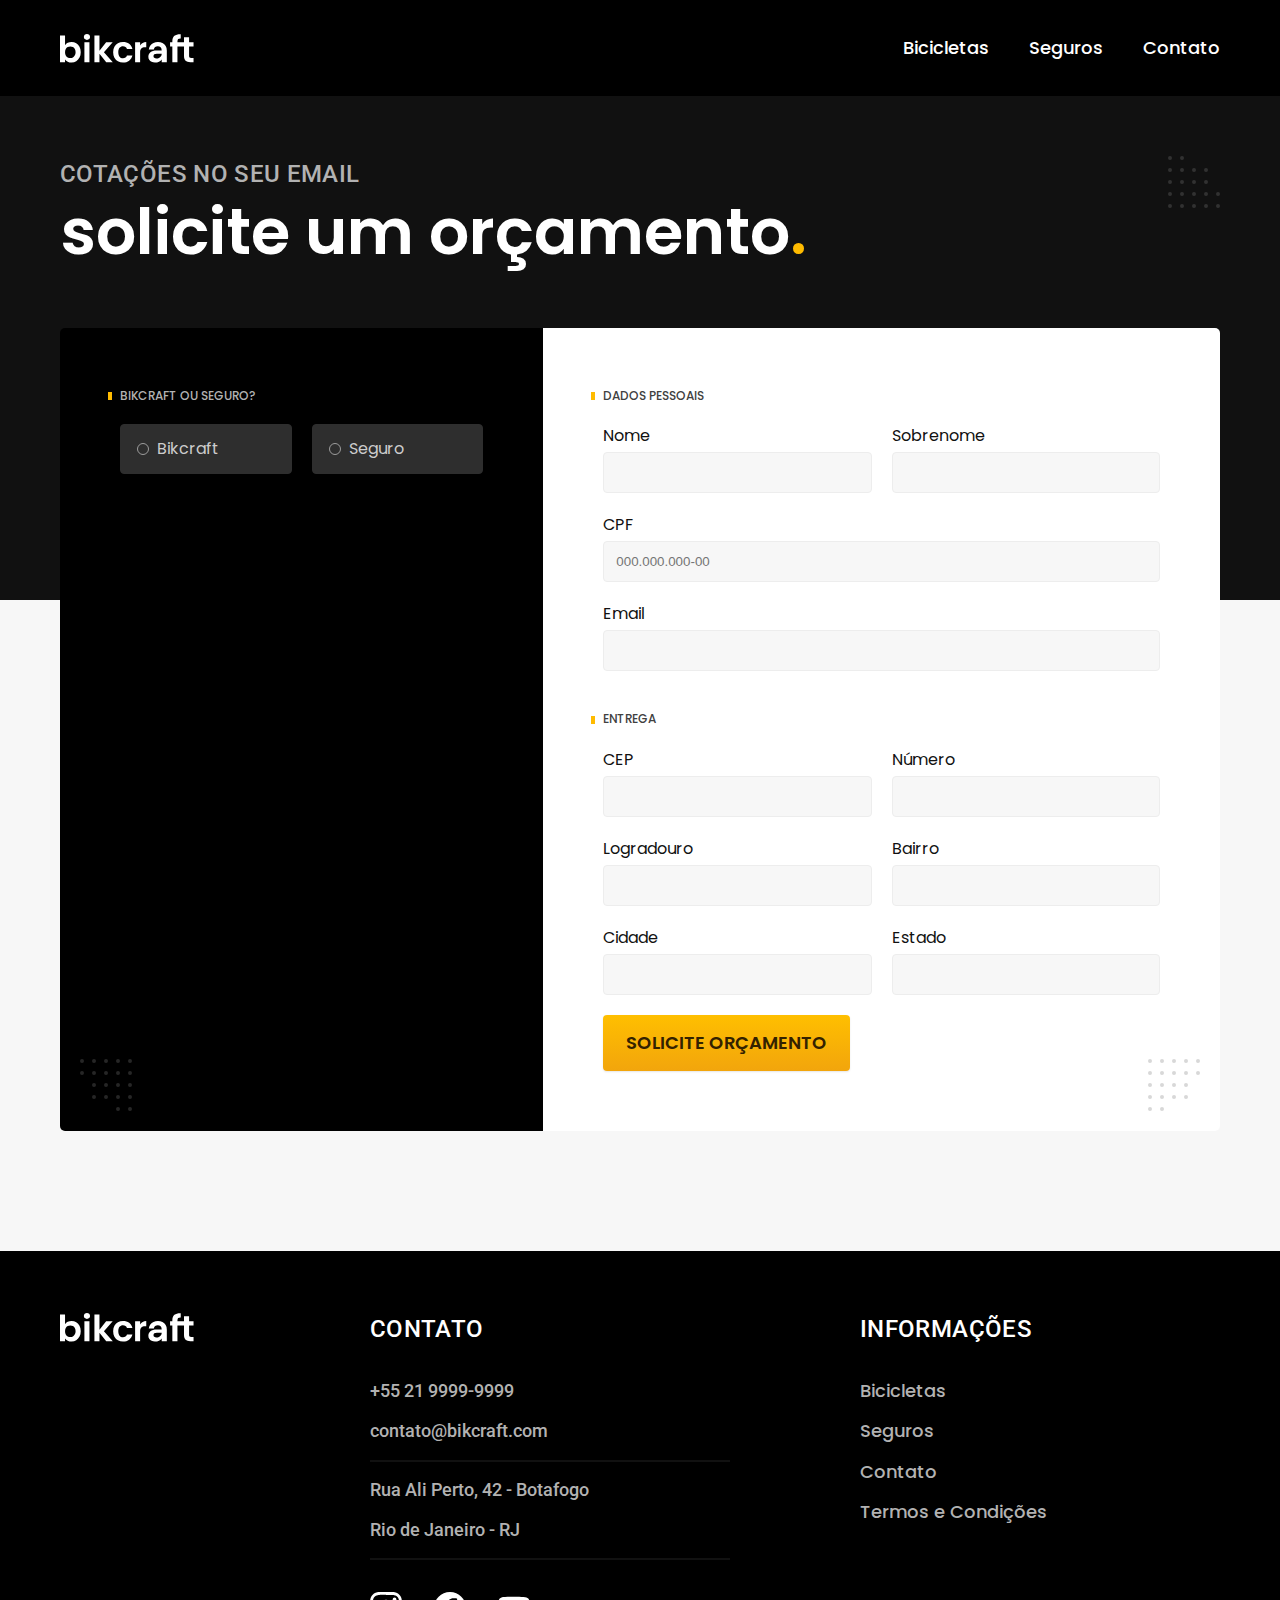
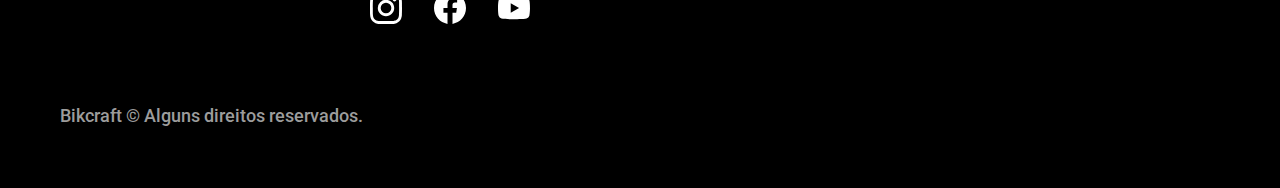
<file: orcamento.html>
<!DOCTYPE html>
<html lang="pt-br">

<head>
  <meta charset="UTF-8">
  <meta name="viewport" content="width=device-width, initial-scale=1.0">

  <title>Orçamento | Bikcraft</title>
  <meta name="description" content="Orçamento">

  <link rel="icon" href="./favicon.svg" type="image/svg+xml">
  <link rel="preload" href="./css/style.css" as="style">
  <link rel="stylesheet" href="./css/style.css">

  <script>document.documentElement.classList.add('js');</script>

  <link rel="preconnect" href="https://fonts.googleapis.com">
  <link rel="preconnect" href="https://fonts.gstatic.com" crossorigin>
  <link href="https://fonts.googleapis.com/css2?family=Merriweather:ital,wght@1,900&family=Poppins:wght@500;600&family=Roboto:wght@400;500&display=swap" rel="stylesheet">
</head>

<body id="orcamento">
  <header class="header-bg">
    <div class="header container">
      <a href="./"><img src="./img/bikcraft.svg" alt="Bikcraft"></a>

      <nav aria-label="primaria">
        <ul class="header-menu font-1-m cor-0">
          <li><a href="./bicicletas.html">Bicicletas</a></li>
          <li><a href="./seguros.html">Seguros</a></li>
          <li><a href="./contato.html">Contato</a></li>
        </ul>
      </nav>
    </div>
  </header>

  <main>
    <div class="titulo-bg">
      <div class="titulo container">
        <p class="font-2-l-b cor-5">Cotações no seu email</p>
        <h1 class="font-1-xxl cor-0">solicite um orçamento<span class="cor-p1">.</span></h1>
      </div>
    </div>

    <form class="orcamento container" action="./">
      <div class="orcamento-produto">
        <h2 class="font-1-xs cor-5">Bikcraft ou Seguro?</h2>

        <input type="radio" name="tipo" value="bikcraft" id="bikcraft">
        <label for="bikcraft">Bikcraft</label>

        <input type="radio" name="tipo" value="seguro" id="seguro">
        <label for="seguro">Seguro</label>

        <div class="orcamento-conteudo" id="orcamento-bikcraft">
          <h2 class="font-1-xs cor-5">Escolha a sua</h2>

          <input type="radio" name="produto" value="nimbus" id="nimbus">
          <label for="nimbus">Nimbus Stark <span>R$ 4999</span></label>
          <div class="orcamento-detalhes">
            <ul class="font-1-xs cor-8">
              <li><img src="./img/icones/eletrica.svg" alt="">Motor Elétrico</li>
              <li><img src="./img/icones/carbono.svg" alt="">Fibra de Carbono</li>
              <li><img src="./img/icones//velocidade.svg" alt="">50 km/h</li>
              <li><img src="./img/icones/rastreador.svg" alt="">Rastreador</li>
            </ul>
            <img src="./img/bicicletas/nimbus.jpg" alt="Bicicleta Preta">
          </div>

          <input type="radio" name="produto" value="magic" id="magic">
          <label for="magic">Magic Might <span>R$ 2499</span></label>
          <div class="orcamento-detalhes">
            <ul class="font-1-xs cor-8">
              <li><img src="./img/icones/eletrica.svg" alt="">Motor Elétrico</li>
              <li><img src="./img/icones/carbono.svg" alt="">Fibra de Carbono</li>
              <li><img src="./img/icones//velocidade.svg" alt="">45 km/h</li>
              <li><img src="./img/icones/rastreador.svg" alt="">Rastreador</li>
            </ul>
            <img src="./img/bicicletas/magic.jpg" alt="Bicicleta Preta">
          </div>

          <input type="radio" name="produto" value="nebula" id="nebula">
          <label for="nebula">Nebula Cosmic <span>R$ 3999</span></label>
          <div class="orcamento-detalhes">
            <ul class="font-1-xs cor-8">
              <li><img src="./img/icones/eletrica.svg" alt="">Motor Elétrico</li>
              <li><img src="./img/icones/carbono.svg" alt="">Fibra de Carbono</li>
              <li><img src="./img/icones//velocidade.svg" alt="">40 km/h</li>
              <li><img src="./img/icones/rastreador.svg" alt="">Rastreador</li>
            </ul>
            <img src="./img/bicicletas/nebula.jpg" alt="Bicicleta Preta">
          </div>
        </div>

        <div class="orcamento-conteudo" id="orcamento-seguro">
          <h2 class="font-1-xs cor-5">Escolha o plano</h2>

          <input type="radio" name="produto" value="prata" id="prata">
          <label for="prata">Prata <span>R$ 199</span></label>

          <input type="radio" name="produto" value="ouro" id="ouro">
          <label for="ouro">Ouro <span>R$ 299</span></label>
        </div>
      </div>
      <div class="orcamento-dados form">
        <h2 class="font-1-xs cor-9 col-2">dados pessoais</h2>
        <div>
          <label for="nome">Nome</label>
          <input type="text" id="nome" name="nome">
        </div>
        <div>
          <label for="sobrenome">Sobrenome</label>
          <input type="text" id="sobrenome" name="sobrenome">
        </div>
        <div class="col-2">
          <label for="cpf">CPF</label>
          <input type="text" id="cpf" name="cpf" placeholder="000.000.000-00">
        </div>
        <div class="col-2">
          <label for="email">Email</label>
          <input type="email" id="email" name="email">
        </div>
        <h2 class="font-1-xs cor-9 col-2">entrega</h2>
        <div>
          <label for="cep">CEP</label>
          <input type="text" id="cep" name="cep">
        </div>
        <div>
          <label for="numero">Número</label>
          <input type="text" id="numero" name="numero">
        </div>
        <div>
          <label for="logradouro">Logradouro</label>
          <input type="text" id="logradouro" name="logradouro">
        </div>
        <div>
          <label for="bairro">Bairro</label>
          <input type="text" id="bairro" name="bairro">
        </div>
        <div>
          <label for="cidade">Cidade</label>
          <input type="text" id="cidade" name="cidade">
        </div>
        <div>
          <label for="estado">Estado</label>
          <input type="text" id="estado" name="estado">
        </div>
        <button class="botao col-2">Solicite Orçamento</button>
      </div>
    </form>
  </main>

  <footer class="footer-bg">
    <div class="footer container">
      <img src="./img/bikcraft.svg" alt="Bikcraft" width="136" height="32">
      <div class="footer-contato">
        <h3 class="font-2-l-b cor-0">Contato</h3>
        <ul class="font-2-m cor-5">
          <li><a href="tel:+552199999999">+55 21 9999-9999</a></li>
          <li><a href="mailto:contato@bikcraft.com">contato@bikcraft.com</a></li>
          <li>Rua Ali Perto, 42 - Botafogo</li>
          <li>Rio de Janeiro - RJ</li>
        </ul>
        <div class="footer-redes">
          <a href="./"><img src="./img/redes/instagram.svg" alt="Instagram" width="32" height="32"></a>
          <a href="./"><img src="./img/redes/facebook.svg" alt="Facebook" width="32" height="32"></a>
          <a href="./"><img src="./img/redes/youtube.svg" alt="Youtube" width="32" height="32"></a>
        </div>
      </div>
      <div class="footer-informacoes">
        <h3 class="font-2-l-b cor-0">Informações</h3>
        <nav>
          <ul class="font-1-m cor-5">
            <li><a href="./bicicletas.html">Bicicletas</a></li>
            <li><a href="./seguros.html">Seguros</a></li>
            <li><a href="./contato.html">Contato</a></li>
            <li><a href="./termos.html">Termos e Condições</a></li>
          </ul>
        </nav>
      </div>
      <p class="font-2-m cor-6 footer-copy">Bikcraft © Alguns direitos reservados.</p>
    </div>
  </footer>

  <script src="./js/script.js"></script>
</body>

</html>
</file>
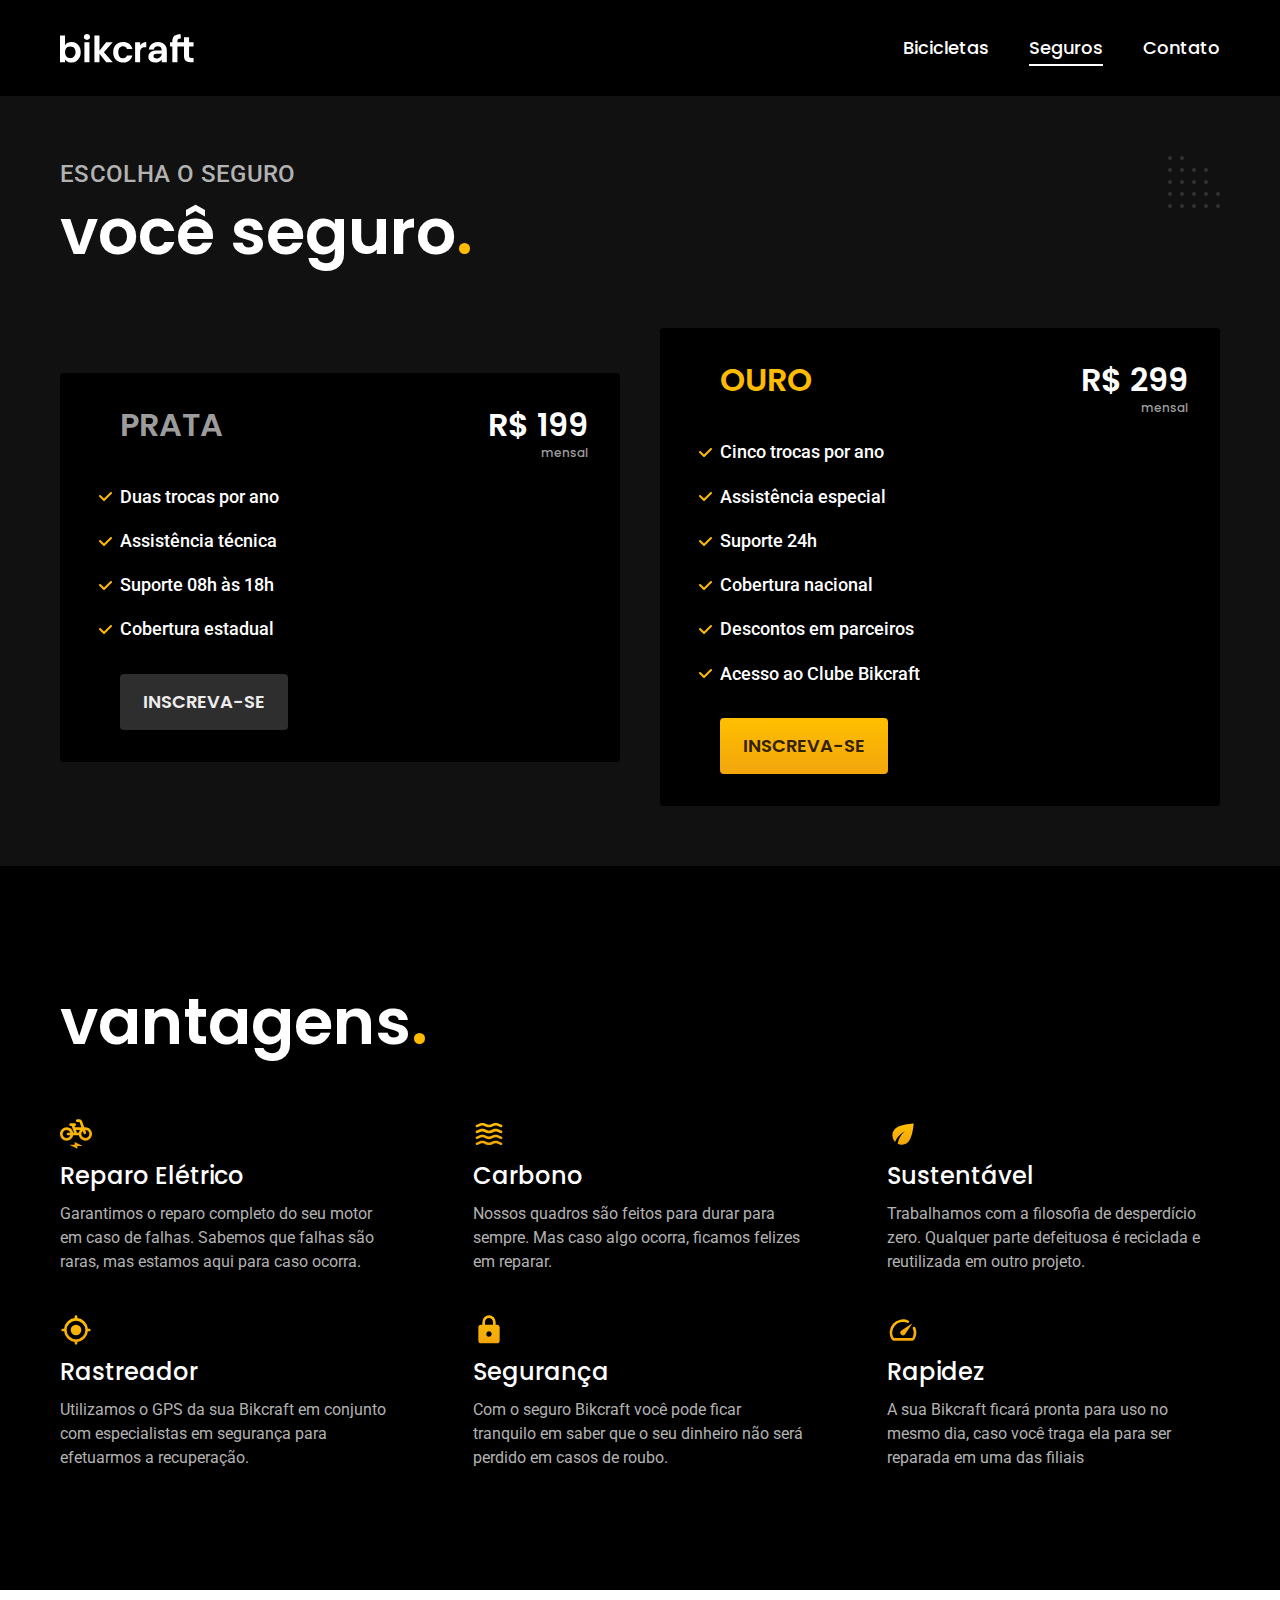
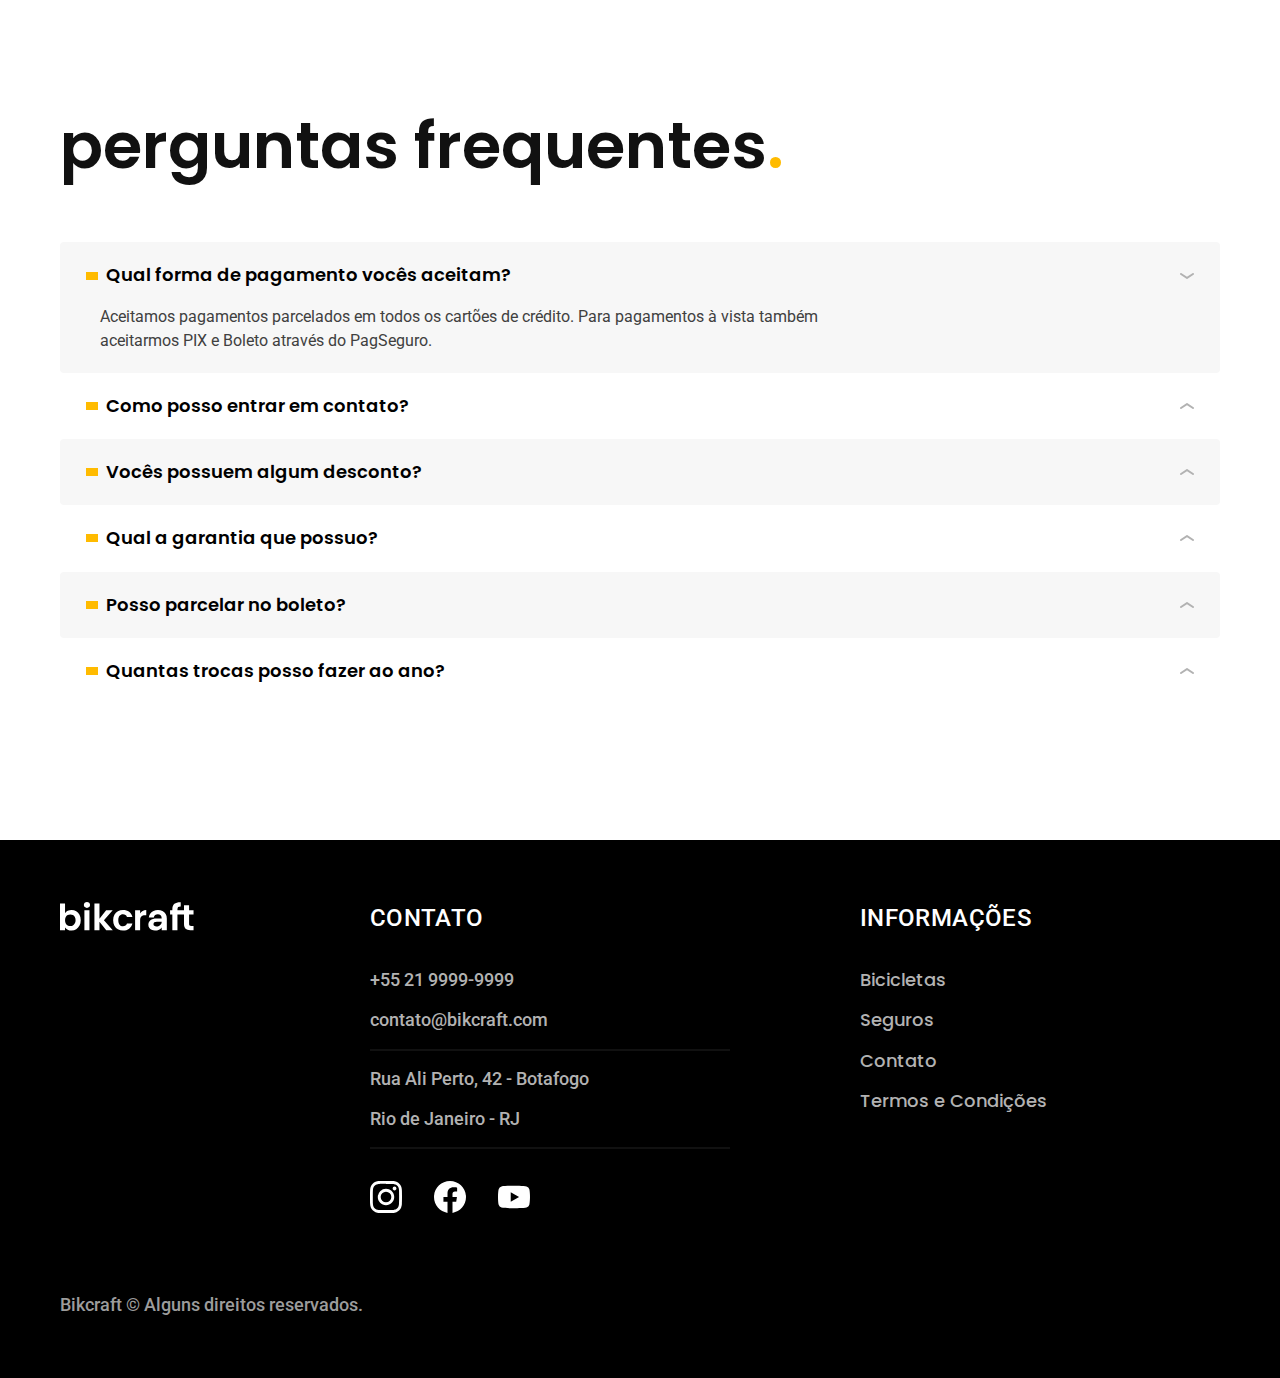
<file: seguros.html>
<!DOCTYPE html>
<html lang="pt-br">

<head>
  <meta charset="UTF-8">
  <meta name="viewport" content="width=device-width, initial-scale=1.0">

  <title>Seguros | Bikcraft</title>
  <meta name="description" content="Termos e Condições">

  <link rel="icon" href="./favicon.svg" type="image/svg+xml">
  <link rel="preload" href="./css/style.css" as="style">
  <link rel="stylesheet" href="./css/style.css">

  <script>document.documentElement.classList.add('js');</script>

  <link rel="preconnect" href="https://fonts.googleapis.com">
  <link rel="preconnect" href="https://fonts.gstatic.com" crossorigin>
  <link href="https://fonts.googleapis.com/css2?family=Merriweather:ital,wght@1,900&family=Poppins:wght@500;600&family=Roboto:wght@400;500&display=swap" rel="stylesheet">
</head>

<body id="seguros">
  <header class="header-bg">
    <div class="header container">
      <a href="./"><img src="./img/bikcraft.svg" alt="Bikcraft"></a>

      <nav aria-label="primaria">
        <ul class="header-menu font-1-m cor-0">
          <li><a href="./bicicletas.html">Bicicletas</a></li>
          <li><a href="./seguros.html">Seguros</a></li>
          <li><a href="./contato.html">Contato</a></li>
        </ul>
      </nav>
    </div>
  </header>

  <main class="seguros-bg">
    <div class="titulo-bg">
      <div class="titulo container">
        <p class="font-2-l-b cor-5">Escolha o seguro</p>
        <h1 class="font-1-xxl cor-0">você seguro<span class="cor-p1">.</span></h1>
      </div>
    </div>

    <div class="seguros container">
      <div class="seguros-item fadeInLeft" data-anime="200">
        <h3 class="font-1-xl cor-6">PRATA</h3>
        <span class="font-1-xl cor-0">R$ 199<span class="font-1-xs cor-6">mensal</span></span>
        <ul class="font-2-m cor-0">
          <li>Duas trocas por ano</li>
          <li>Assistência técnica</li>
          <li>Suporte 08h às 18h</li>
          <li>Cobertura estadual</li>
        </ul>
        <a class="botao secundario" href="./orcamento.html?tipo=seguro&produto=prata">Inscreva-se</a>
      </div>

      <div class="seguros-item fadeInRight" data-anime="400">
        <h3 class="font-1-xl cor-p1">OURO</h3>
        <span class="font-1-xl cor-0">R$ 299<span class="font-1-xs cor-6">mensal</span></span>
        <ul class="font-2-m cor-0">
          <li>Cinco trocas por ano</li>
          <li>Assistência especial</li>
          <li>Suporte 24h</li>
          <li>Cobertura nacional</li>
          <li>Descontos em parceiros</li>
          <li>Acesso ao Clube Bikcraft</li>
        </ul>
        <a class="botao" href="./orcamento.html?tipo=seguro&produto=ouro">Inscreva-se</a>
      </div>
    </div>
  </main>

  <article class="vantagens-bg">
    <div class="vantagens container">
      <h2 class="font-1-xxl cor-0">vantagens<span class="cor-p1">.</span></h2>
      <ul>
        <li>
          <img src="./img/icones/eletrica.svg" alt="">
          <h3 class="font-1-l cor-0">Reparo Elétrico</h3>
          <p class="font-2-s cor-5">Garantimos o reparo completo do seu motor em caso de falhas. Sabemos que falhas são raras, mas estamos aqui para caso ocorra.</p>
        </li>
        <li>
          <img src="./img/icones/carbono.svg" alt="">
          <h3 class="font-1-l cor-0">Carbono</h3>
          <p class="font-2-s cor-5">Nossos quadros são feitos para durar para sempre. Mas caso algo ocorra, ficamos felizes em reparar.</p>
        </li>
        <li>
          <img src="./img/icones/sustentavel.svg" alt="">
          <h3 class="font-1-l cor-0">Sustentável</h3>
          <p class="font-2-s cor-5">Trabalhamos com a filosofia de desperdício zero. Qualquer parte defeituosa é reciclada e reutilizada em outro projeto.</p>
        </li>
        <li>
          <img src="./img/icones/rastreador.svg" alt="">
          <h3 class="font-1-l cor-0">Rastreador</h3>
          <p class="font-2-s cor-5">Utilizamos o GPS da sua Bikcraft em conjunto com especialistas em segurança para efetuarmos a recuperação.</p>
        </li>
        <li>
          <img src="./img/icones/seguro.svg" alt="">
          <h3 class="font-1-l cor-0">Segurança</h3>
          <p class="font-2-s cor-5">Com o seguro Bikcraft você pode ficar tranquilo em saber que o seu dinheiro não será perdido em casos de roubo.</p>
        </li>
        <li>
          <img src="./img/icones/velocidade.svg" alt="">
          <h3 class="font-1-l cor-0">Rapidez</h3>
          <p class="font-2-s cor-5">A sua Bikcraft ficará pronta para uso no mesmo dia, caso você traga ela para ser reparada em uma das filiais</p>
        </li>
      </ul>
    </div>
  </article>

  <article class="perguntas container">
    <h2 class="font-1-xxl">perguntas frequentes<span class="cor-p1">.</span></h2>

    <dl>
      <div>
        <dt><button class="font-1-m-b" aria-controls="pergunta1" aria-expanded="true">Qual forma de pagamento vocês aceitam?</button></dt>
        <dd id="pergunta1" class="font-2-s cor-9 ativa">Aceitamos pagamentos parcelados em todos os cartões de crédito. Para pagamentos à vista também aceitarmos PIX e Boleto através do PagSeguro.</dd>
      </div>
      <div>
        <dt><button class="font-1-m-b" aria-controls="pergunta2" aria-expanded="false">Como posso entrar em contato?</button></dt>
        <dd id="pergunta2" class="font-2-s cor-9">Aceitamos pagamentos parcelados em todos os cartões de crédito. Para pagamentos à vista também aceitarmos PIX e Boleto através do PagSeguro.</dd>
      </div>
      <div>
        <dt><button class="font-1-m-b" aria-controls="pergunta3" aria-expanded="false">Vocês possuem algum desconto?</button></dt>
        <dd id="pergunta3" class="font-2-s cor-9">Aceitamos pagamentos parcelados em todos os cartões de crédito. Para pagamentos à vista também aceitarmos PIX e Boleto através do PagSeguro.</dd>
      </div>
      <div>
        <dt><button class="font-1-m-b" aria-controls="pergunta4" aria-expanded="false">Qual a garantia que possuo?</button></dt>
        <dd id="pergunta4" class="font-2-s cor-9">Aceitamos pagamentos parcelados em todos os cartões de crédito. Para pagamentos à vista também aceitarmos PIX e Boleto através do PagSeguro.</dd>
      </div>
      <div>
        <dt><button class="font-1-m-b" aria-controls="pergunta5" aria-expanded="false">Posso parcelar no boleto?</button></dt>
        <dd id="pergunta5" class="font-2-s cor-9">Aceitamos pagamentos parcelados em todos os cartões de crédito. Para pagamentos à vista também aceitarmos PIX e Boleto através do PagSeguro.</dd>
      </div>
      <div>
        <dt><button class="font-1-m-b" aria-controls="pergunta6" aria-expanded="false">Quantas trocas posso fazer ao ano?</button></dt>
        <dd id="pergunta6" class="font-2-s cor-9">Aceitamos pagamentos parcelados em todos os cartões de crédito. Para pagamentos à vista também aceitarmos PIX e Boleto através do PagSeguro.</dd>
      </div>
    </dl>
  </article>

  <footer class="footer-bg">
    <div class="footer container">
      <img src="./img/bikcraft.svg" alt="Bikcraft" width="136" height="32">
      <div class="footer-contato">
        <h3 class="font-2-l-b cor-0">Contato</h3>
        <ul class="font-2-m cor-5">
          <li><a href="tel:+552199999999">+55 21 9999-9999</a></li>
          <li><a href="mailto:contato@bikcraft.com">contato@bikcraft.com</a></li>
          <li>Rua Ali Perto, 42 - Botafogo</li>
          <li>Rio de Janeiro - RJ</li>
        </ul>
        <div class="footer-redes">
          <a href="./"><img src="./img/redes/instagram.svg" alt="Instagram" width="32" height="32"></a>
          <a href="./"><img src="./img/redes/facebook.svg" alt="Facebook" width="32" height="32"></a>
          <a href="./"><img src="./img/redes/youtube.svg" alt="Youtube" width="32" height="32"></a>
        </div>
      </div>
      <div class="footer-informacoes">
        <h3 class="font-2-l-b cor-0">Informações</h3>
        <nav>
          <ul class="font-1-m cor-5">
            <li><a href="./bicicletas.html">Bicicletas</a></li>
            <li><a href="./seguros.html">Seguros</a></li>
            <li><a href="./contato.html">Contato</a></li>
            <li><a href="./termos.html">Termos e Condições</a></li>
          </ul>
        </nav>
      </div>
      <p class="font-2-m cor-6 footer-copy">Bikcraft © Alguns direitos reservados.</p>
    </div>
  </footer>

  <script src="./js/plugins/simple-anime.js"></script>
  <script src="./js/script.js"></script>
</body>

</html>
</file>
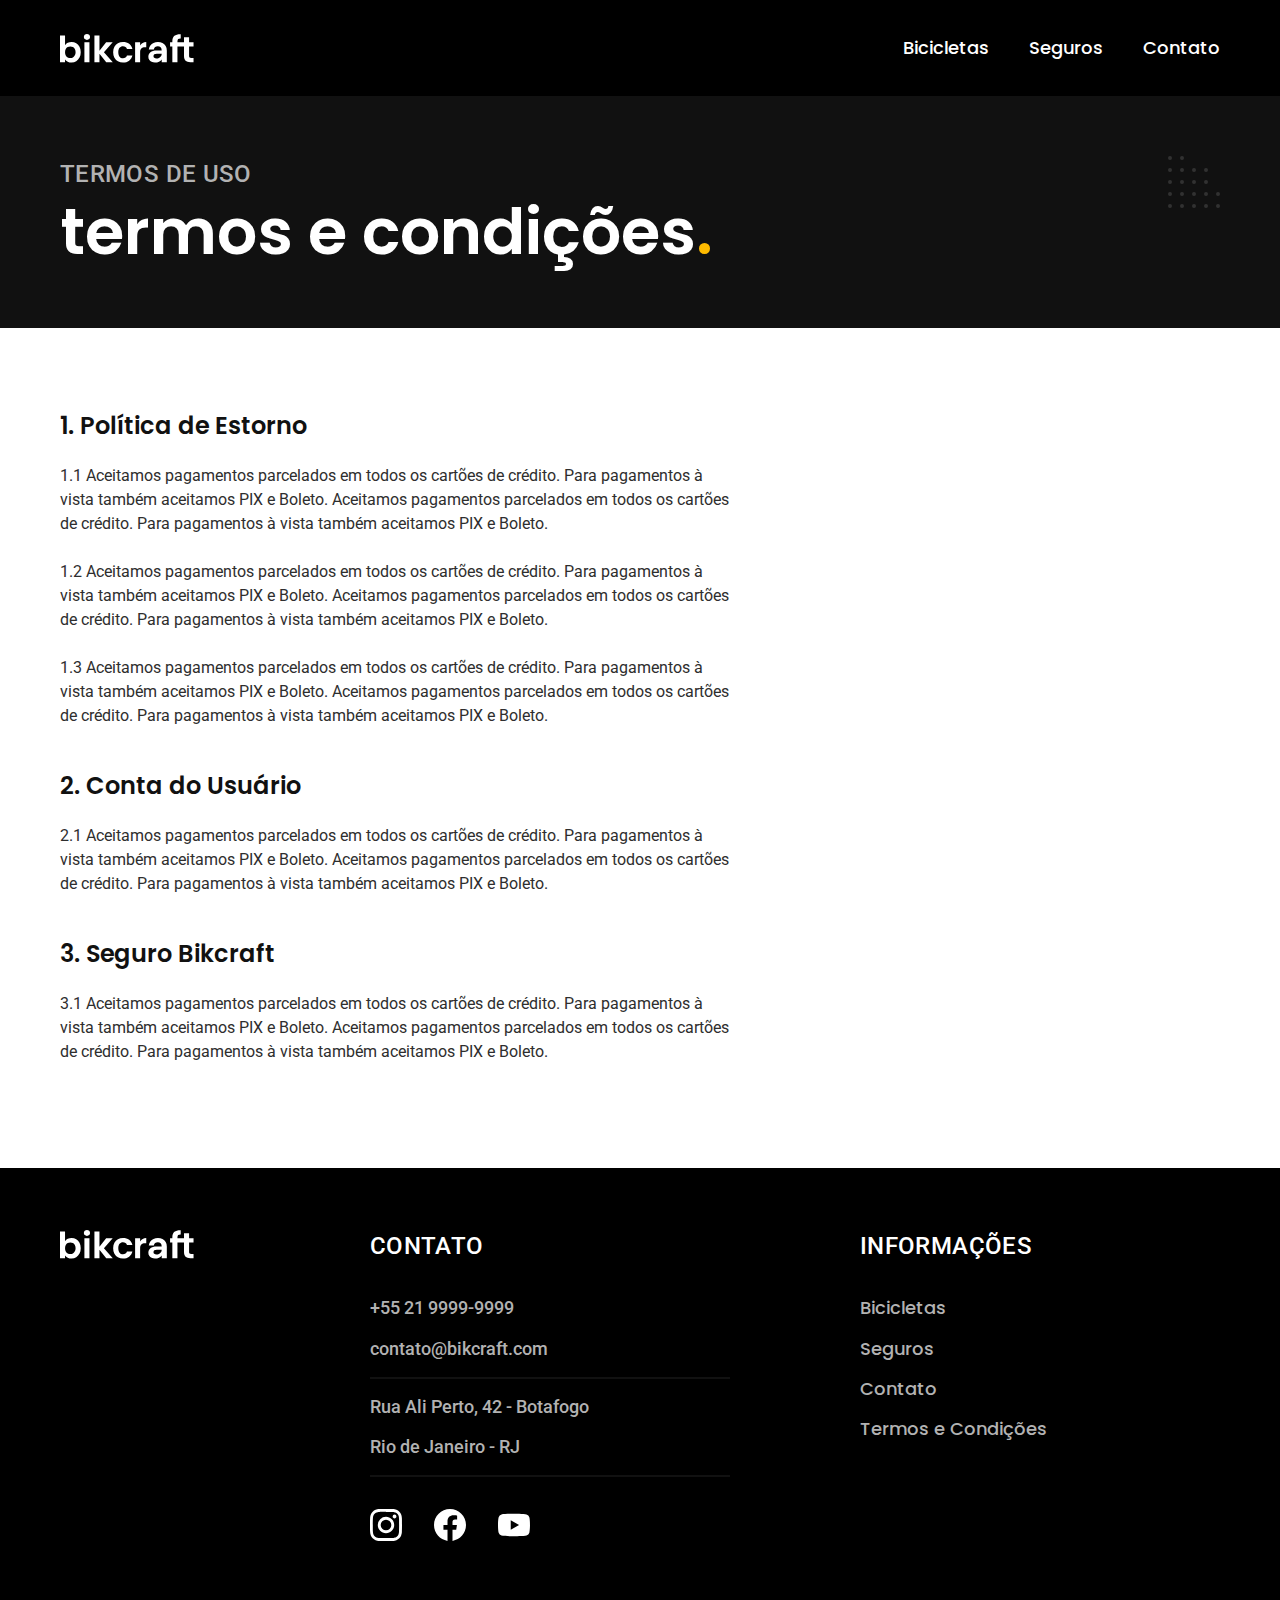
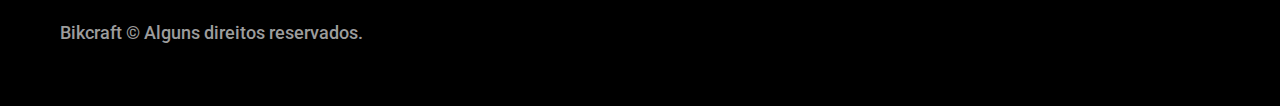
<file: termos.html>
<!DOCTYPE html>
<html lang="pt-br">

<head>
  <meta charset="UTF-8">
  <meta name="viewport" content="width=device-width, initial-scale=1.0">

  <title>Termos e Condições | Bikcraft</title>
  <meta name="description" content="Termos e Condições">

  <link rel="icon" href="./favicon.svg" type="image/svg+xml">
  <link rel="preload" href="./css/style.css" as="style">
  <link rel="stylesheet" href="./css/style.css">

  <script>document.documentElement.classList.add('js');</script>

  <link rel="preconnect" href="https://fonts.googleapis.com">
  <link rel="preconnect" href="https://fonts.gstatic.com" crossorigin>
  <link href="https://fonts.googleapis.com/css2?family=Merriweather:ital,wght@1,900&family=Poppins:wght@500;600&family=Roboto:wght@400;500&display=swap" rel="stylesheet">
</head>

<body id="termos">
  <header class="header-bg">
    <div class="header container">
      <a href="./"><img src="./img/bikcraft.svg" alt="Bikcraft"></a>

      <nav aria-label="primaria">
        <ul class="header-menu font-1-m cor-0">
          <li><a href="./bicicletas.html">Bicicletas</a></li>
          <li><a href="./seguros.html">Seguros</a></li>
          <li><a href="./contato.html">Contato</a></li>
        </ul>
      </nav>
    </div>
  </header>

  <main>
    <div class="titulo-bg">
      <div class="titulo container">
        <p class="font-2-l-b cor-5">Termos de uso</p>
        <h1 class="font-1-xxl cor-0">termos e condições<span class="cor-p1">.</span></h1>
      </div>
    </div>

    <div class="termos font-2-s cor-10 container">
      <h2 class="font-1-l cor-11">1. Política de Estorno</h2>
      <p>1.1 Aceitamos pagamentos parcelados em todos os cartões de crédito. Para pagamentos à vista também aceitamos PIX e Boleto. Aceitamos pagamentos parcelados em todos os cartões de crédito. Para pagamentos à vista também aceitamos PIX e Boleto.</p>
      <p>1.2 Aceitamos pagamentos parcelados em todos os cartões de crédito. Para pagamentos à vista também aceitamos PIX e Boleto. Aceitamos pagamentos parcelados em todos os cartões de crédito. Para pagamentos à vista também aceitamos PIX e Boleto.</p>
      <p>1.3 Aceitamos pagamentos parcelados em todos os cartões de crédito. Para pagamentos à vista também aceitamos PIX e Boleto. Aceitamos pagamentos parcelados em todos os cartões de crédito. Para pagamentos à vista também aceitamos PIX e Boleto.</p>

      <h2 class="font-1-l cor-11">2. Conta do Usuário</h2>
      <p>2.1 Aceitamos pagamentos parcelados em todos os cartões de crédito. Para pagamentos à vista também aceitamos PIX e Boleto. Aceitamos pagamentos parcelados em todos os cartões de crédito. Para pagamentos à vista também aceitamos PIX e Boleto.</p>

      <h2 class="font-1-l cor-11">3. Seguro Bikcraft</h2>
      <p>3.1 Aceitamos pagamentos parcelados em todos os cartões de crédito. Para pagamentos à vista também aceitamos PIX e Boleto. Aceitamos pagamentos parcelados em todos os cartões de crédito. Para pagamentos à vista também aceitamos PIX e Boleto.</p>
    </div>
  </main>

  <footer class="footer-bg">
    <div class="footer container">
      <img src="./img/bikcraft.svg" alt="Bikcraft" width="136" height="32">
      <div class="footer-contato">
        <h3 class="font-2-l-b cor-0">Contato</h3>
        <ul class="font-2-m cor-5">
          <li><a href="tel:+552199999999">+55 21 9999-9999</a></li>
          <li><a href="mailto:contato@bikcraft.com">contato@bikcraft.com</a></li>
          <li>Rua Ali Perto, 42 - Botafogo</li>
          <li>Rio de Janeiro - RJ</li>
        </ul>
        <div class="footer-redes">
          <a href="./"><img src="./img/redes/instagram.svg" alt="Instagram" width="32" height="32"></a>
          <a href="./"><img src="./img/redes/facebook.svg" alt="Facebook" width="32" height="32"></a>
          <a href="./"><img src="./img/redes/youtube.svg" alt="Youtube" width="32" height="32"></a>
        </div>
      </div>
      <div class="footer-informacoes">
        <h3 class="font-2-l-b cor-0">Informações</h3>
        <nav>
          <ul class="font-1-m cor-5">
            <li><a href="./bicicletas.html">Bicicletas</a></li>
            <li><a href="./seguros.html">Seguros</a></li>
            <li><a href="./contato.html">Contato</a></li>
            <li><a href="./termos.html">Termos e Condições</a></li>
          </ul>
        </nav>
      </div>
      <p class="font-2-m cor-6 footer-copy">Bikcraft © Alguns direitos reservados.</p>
    </div>
  </footer>

  <script src="./js/script.js"></script>
</body>

</html>
</file>
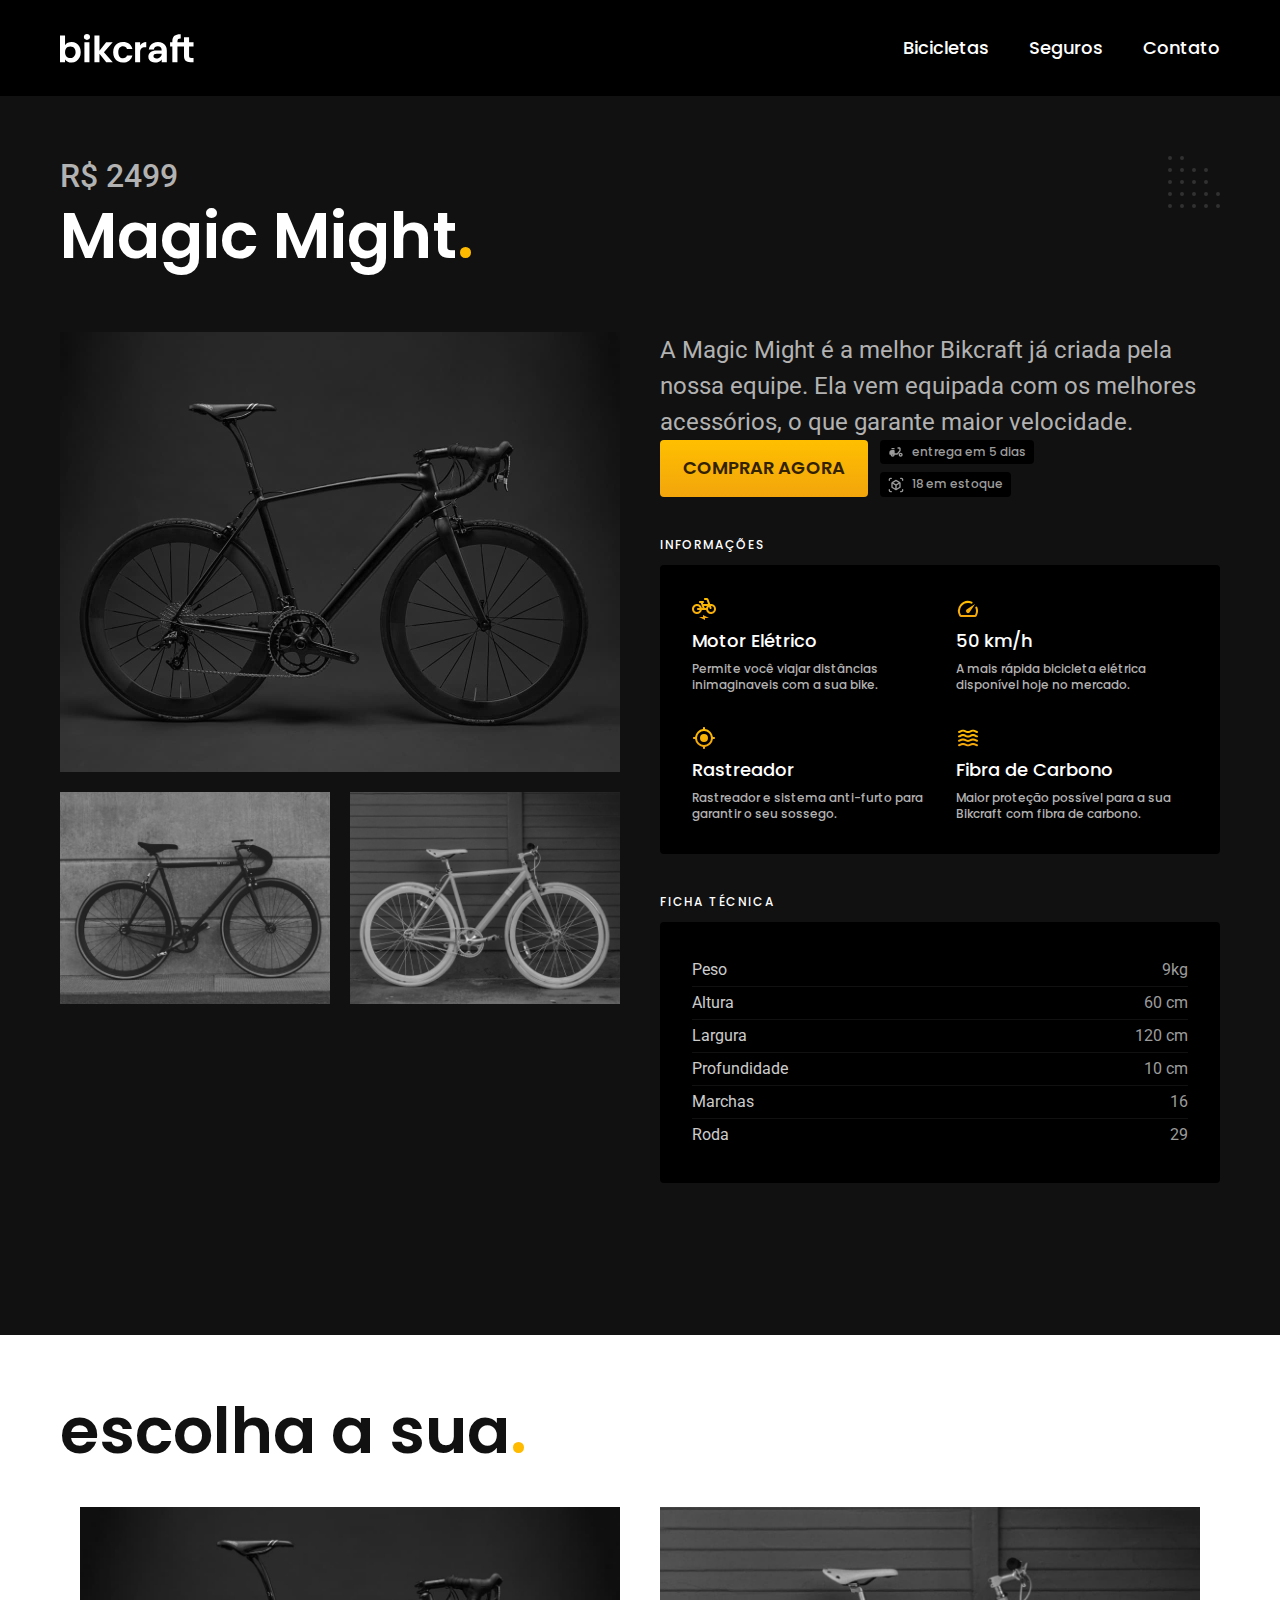
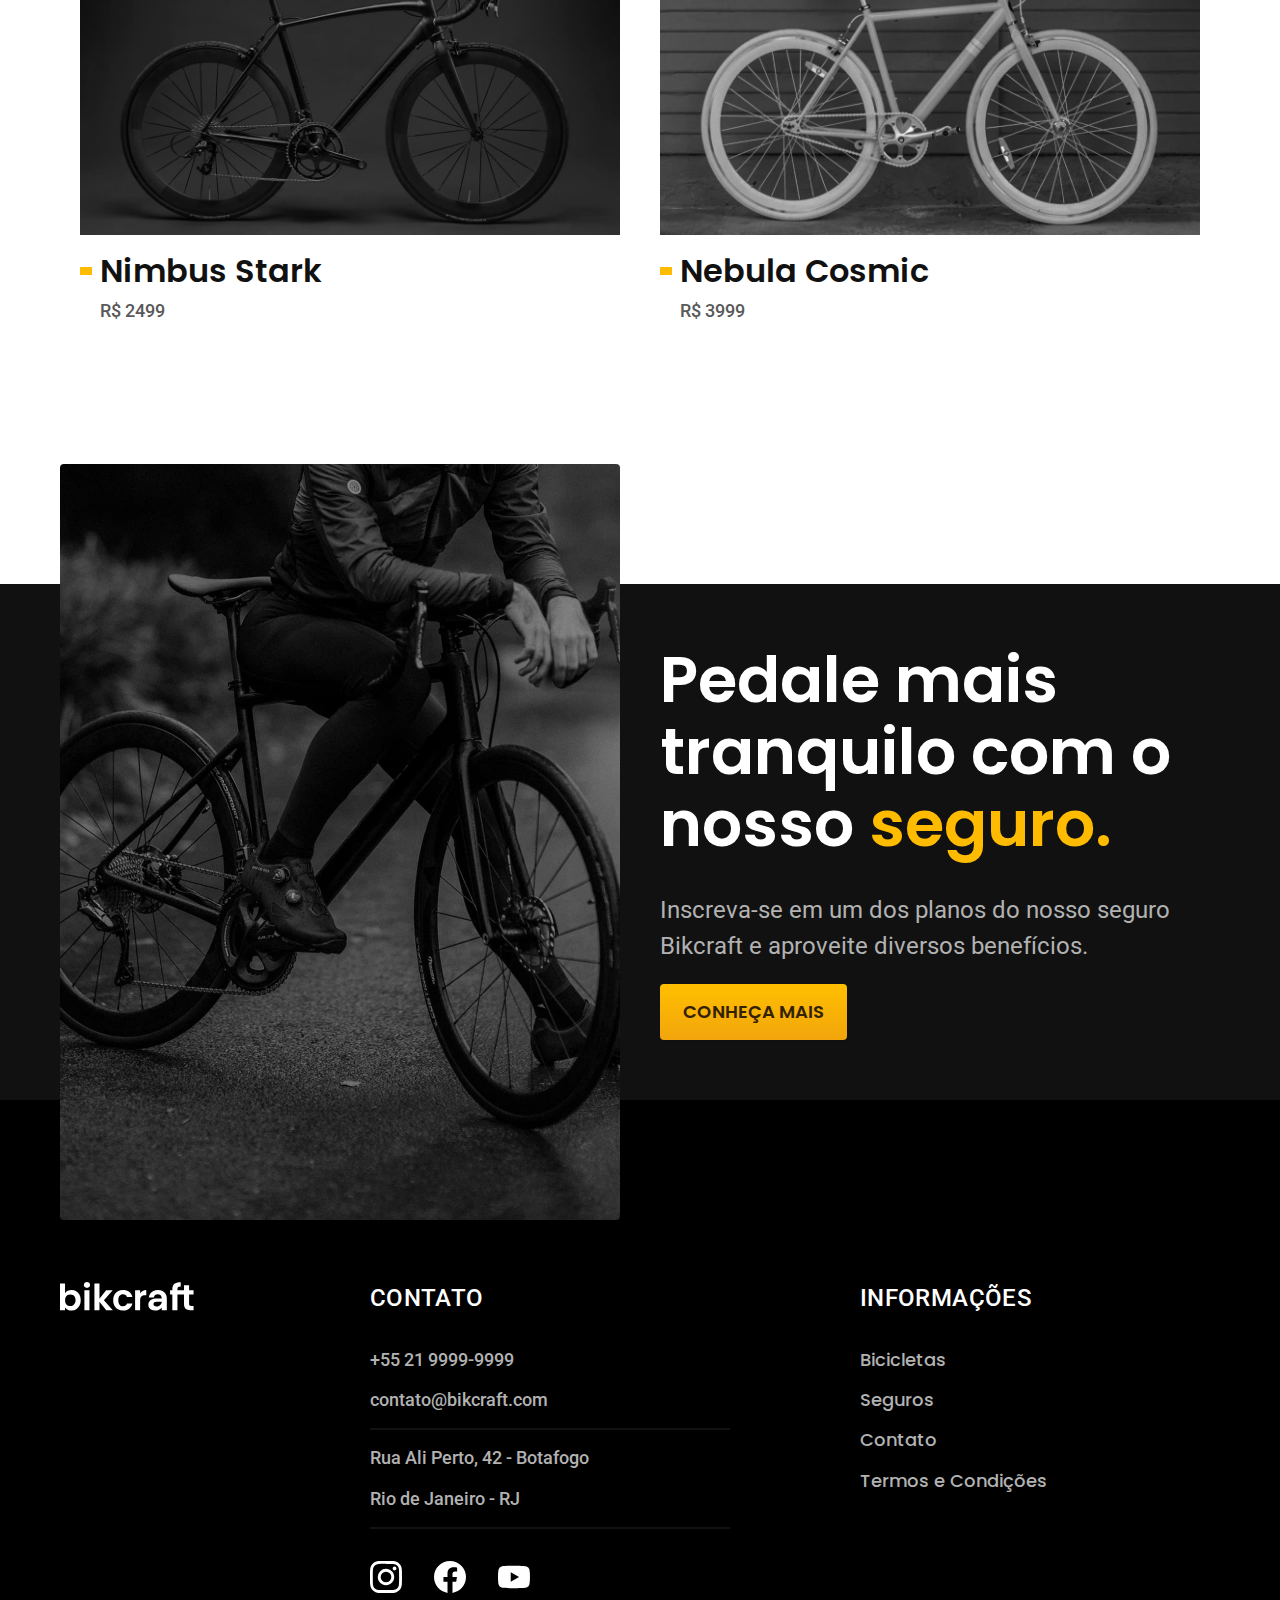
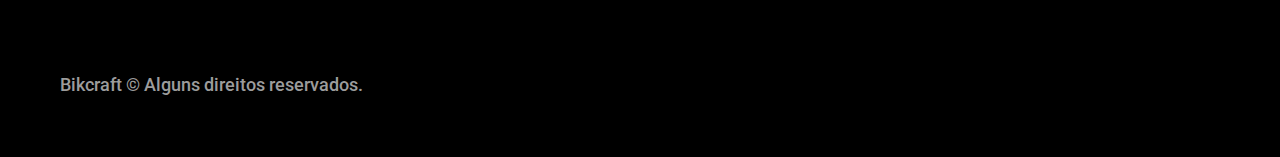
<file: bicicletas/magic.html>
<!DOCTYPE html>
<html lang="pt-br">

<head>
  <meta charset="UTF-8">
  <meta name="viewport" content="width=device-width, initial-scale=1.0">

  <title>Magic Might | Bikcraft</title>
  <meta name="description" content="Magic Might">

  <link rel="icon" href="../favicon.svg" type="image/svg+xml">
  <link rel="stylesheet" href="../css/style.css">

  <script>document.documentElement.classList.add('js');</script>

  <link rel="preconnect" href="https://fonts.googleapis.com">
  <link rel="preconnect" href="https://fonts.gstatic.com" crossorigin>
  <link href="https://fonts.googleapis.com/css2?family=Merriweather:ital,wght@1,900&family=Poppins:wght@500;600&family=Roboto:wght@400;500&display=swap" rel="stylesheet">
</head>

<body #bicicleta>
  <header class="header-bg">
    <div class="header container">
      <a href="../"><img src="../img/bikcraft.svg" alt="Bikcraft"></a>

      <nav aria-label="primaria">
        <ul class="header-menu font-1-m cor-0">
          <li><a href="../bibicletas.html">Bicicletas</a></li>
          <li><a href="../seguros.html">Seguros</a></li>
          <li><a href="../contato.html">Contato</a></li>
        </ul>
      </nav>
    </div>
  </header>

  <main class="titulo-bg">
    <div>
      <div class="titulo container">
        <p class="font-2-xl cor-5">R$ 2499</p>
        <h1 class="font-1-xxl cor-0">Magic Might<span class="cor-p1">.</span></h1>
      </div>
    </div>

    <div class="bicicleta container">
      <div class="bicicleta-imagens">
        <img src="../img/bicicleta/nimbus1.jpg" alt="Bicicleta 1">
        <img src="../img/bicicleta/nimbus2.jpg" alt="Bicicleta 2">
        <img src="../img/bicicleta/nimbus3.jpg" alt="Bicicleta 3">
      </div>
      <div class="bicicleta-conteudo">
        <p class="font-2-l cor-5">A Magic Might é a melhor Bikcraft já criada pela nossa equipe. Ela vem equipada com os melhores acessórios, o que garante maior velocidade.</p>
        <div class="bicicleta-comprar">
          <a class="botao" href="../orcamento.html?tipo=bikcraft&produto=magic">Comprar Agora</a>
          <span class="font-1-xs cor-6"><img src="../img/icones/entrega.svg" alt="">entrega em 5 dias</span>
          <span class="font-1-xs cor-6"><img src="../img/icones/estoque.svg" alt="">18 em estoque</span>
        </div>

        <h2 class="font-1-xs cor-0">Informações</h2>
        <ul class="bicicleta-informacoes">
          <li>
            <img src="../img/icones/eletrica.svg" alt="">
            <h3 class="font-1-m cor-0">Motor Elétrico</h3>
            <p class="font-1-xs cor-5">Permite você viajar distâncias inimaginaveis com a sua bike.</p>
          </li>
          <li>
            <img src="../img/icones/velocidade.svg" alt="">
            <h3 class="font-1-m cor-0">50 km/h</h3>
            <p class="font-1-xs cor-5">A mais rápida bicicleta elétrica disponível hoje no mercado.</p>
          </li>
          <li>
            <img src="../img/icones/rastreador.svg" alt="">
            <h3 class="font-1-m cor-0">Rastreador</h3>
            <p class="font-1-xs cor-5">Rastreador e sistema anti-furto para garantir o seu sossego.</p>
          </li>
          <li>
            <img src="../img/icones/carbono.svg" alt="">
            <h3 class="font-1-m cor-0">Fibra de Carbono</h3>
            <p class="font-1-xs cor-5">Maior proteção possível para a sua Bikcraft com fibra de carbono.</p>
          </li>
        </ul>

        <h2 class="font-1-xs cor-0">Ficha Técnica</h2>
        <ul class="bicicleta-ficha font-2-s cor-4">
          <li>Peso<span>9kg</span></li>
          <li>Altura<span>60 cm</span></li>
          <li>Largura<span>120 cm</span></li>
          <li>Profundidade<span>10 cm</span></li>
          <li>Marchas<span>16</span></li>
          <li>Roda<span>29</span></li>
        </ul>
      </div>
    </div>
  </main>

  <article class="bicicletas-lista container">
    <h2 class="font-1-xxl">escolha a sua<span class="cor-p1">.</span></h2>
    <ul>
      <li>
        <a href="./nimbus.html">
          <img src="../img/bicicletas/nimbus.jpg" alt="Bicicleta preta">
          <h3 class="font-1-xl">Nimbus Stark
          </h3>
          <span class="font-2-m cor-8">R$ 2499</span>
        </a>
      </li>
      <li>
        <a href="./nebula.html">
          <img src="../img/bicicletas/nebula.jpg" alt="Bicicleta preta">
          <h3 class="font-1-xl">Nebula Cosmic</h3>
          <span class="font-2-m cor-8">R$ 3999</span>
        </a>
      </li>
    </ul>
  </article>

  <article class="seguro-bg">
    <div class="seguro container">
      <div class="seguro-imagem">
        <img src="../img/fotos/seguros.jpg" alt="Pessoa parada em cima de uma bicicleta">
      </div>
      <div class="seguro-conteudo">
        <h2 class="font-1-xxl cor-0">Pedale mais tranquilo com o nosso <span class="cor-p1">seguro.</span></h2>
        <p class="font-2-l cor-5">Inscreva-se em um dos planos do nosso seguro Bikcraft e aproveite diversos benefícios.</p>
        <a class="botao" href="../seguros.html">Conheça Mais</a>
      </div>
    </div>
  </article>

  <footer class="footer-bg">
    <div class="footer container">
      <img src="../img/bikcraft.svg" alt="Bikcraft" width="136" height="32">
      <div class="footer-contato">
        <h3 class="font-2-l-b cor-0">Contato</h3>
        <ul class="font-2-m cor-5">
          <li><a href="tel:+552199999999">+55 21 9999-9999</a></li>
          <li><a href="mailto:contato@bikcraft.com">contato@bikcraft.com</a></li>
          <li>Rua Ali Perto, 42 - Botafogo</li>
          <li>Rio de Janeiro - RJ</li>
        </ul>
        <div class="footer-redes">
          <a href="../"><img src="../img/redes/instagram.svg" alt="Instagram" width="32" height="32"></a>
          <a href="../"><img src="../img/redes/facebook.svg" alt="Facebook" width="32" height="32"></a>
          <a href="../"><img src="../img/redes/youtube.svg" alt="Youtube" width="32" height="32"></a>
        </div>
      </div>
      <div class="footer-informacoes">
        <h3 class="font-2-l-b cor-0">Informações</h3>
        <nav>
          <ul class="font-1-m cor-5">
            <li><a href="../bicicletas.html">Bicicletas</a></li>
            <li><a href="../seguros.html">Seguros</a></li>
            <li><a href="../contato.html">Contato</a></li>
            <li><a href="../termos.html">Termos e Condições</a></li>
          </ul>
        </nav>
      </div>
      <p class="font-2-m cor-6 footer-copy">Bikcraft © Alguns direitos reservados.</p>
    </div>
  </footer>

  <script src="../js/script.js"></script>
</body>

</html>
</file>
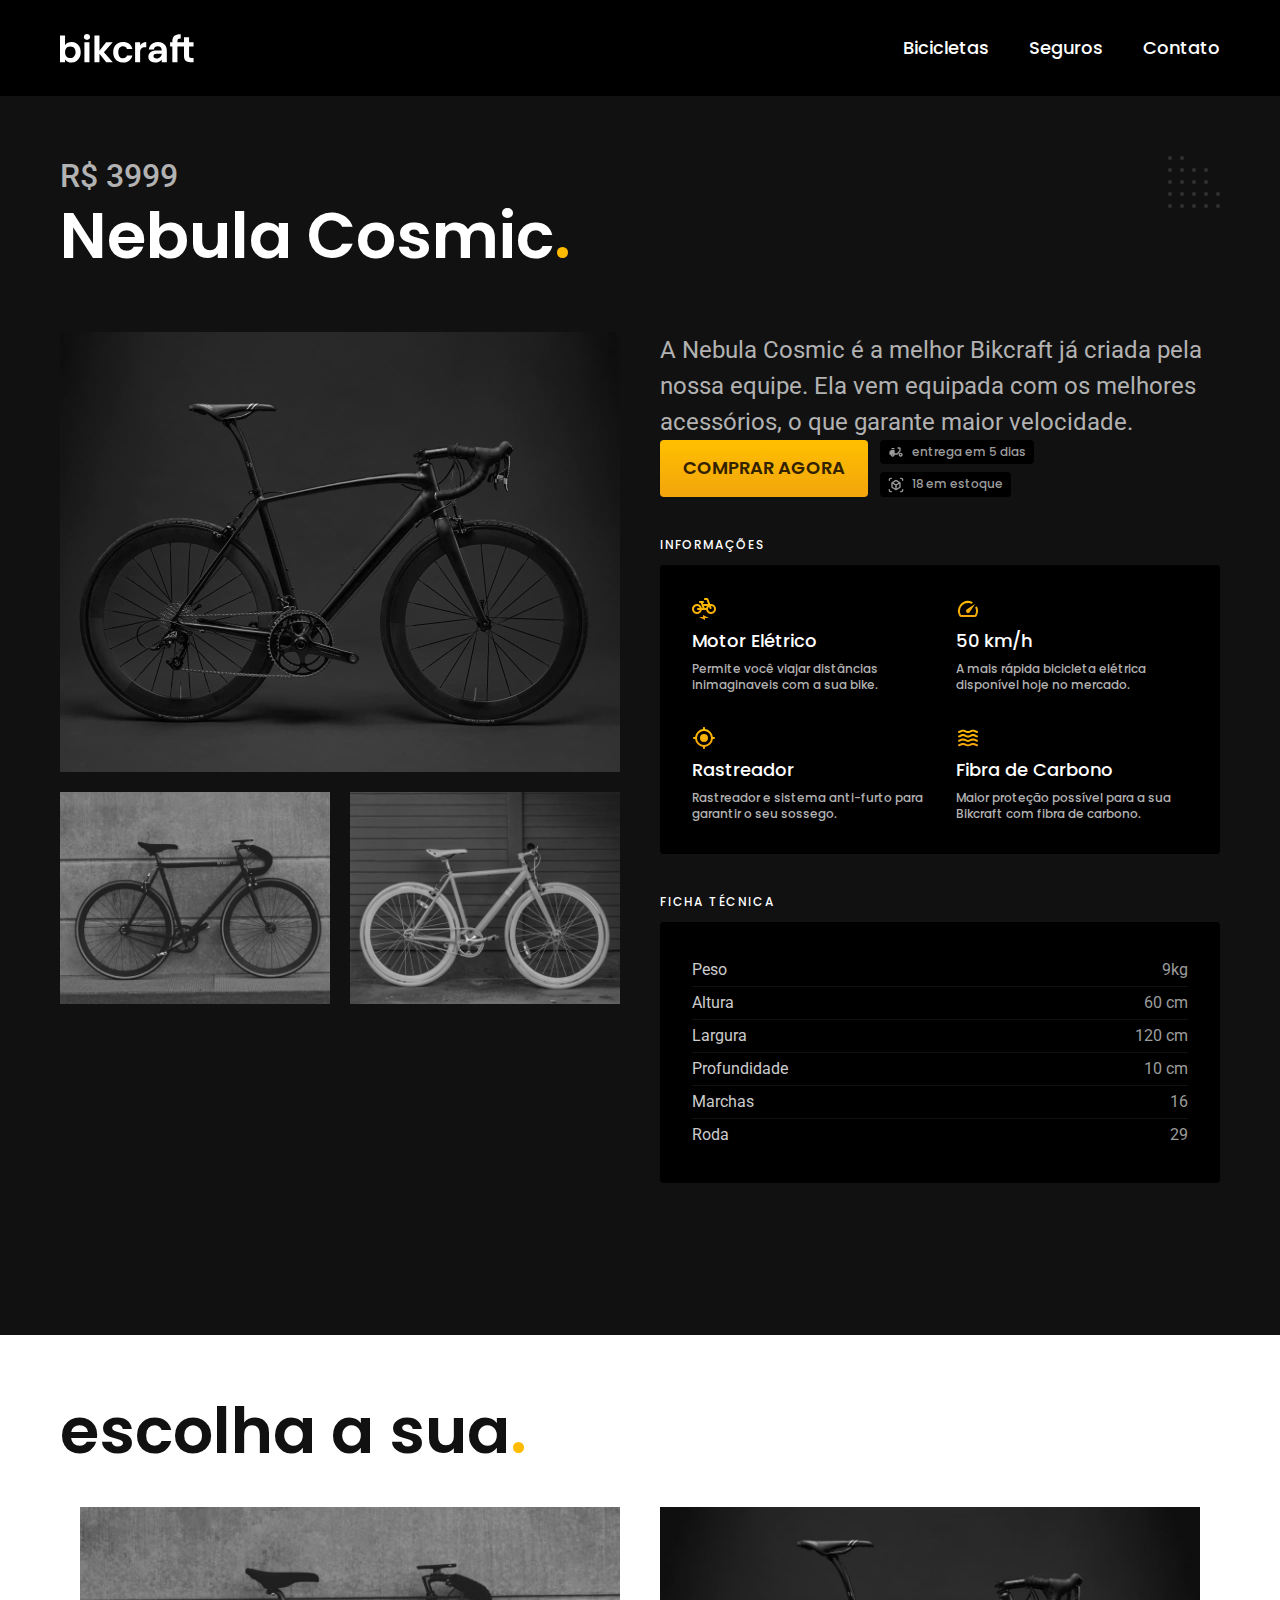
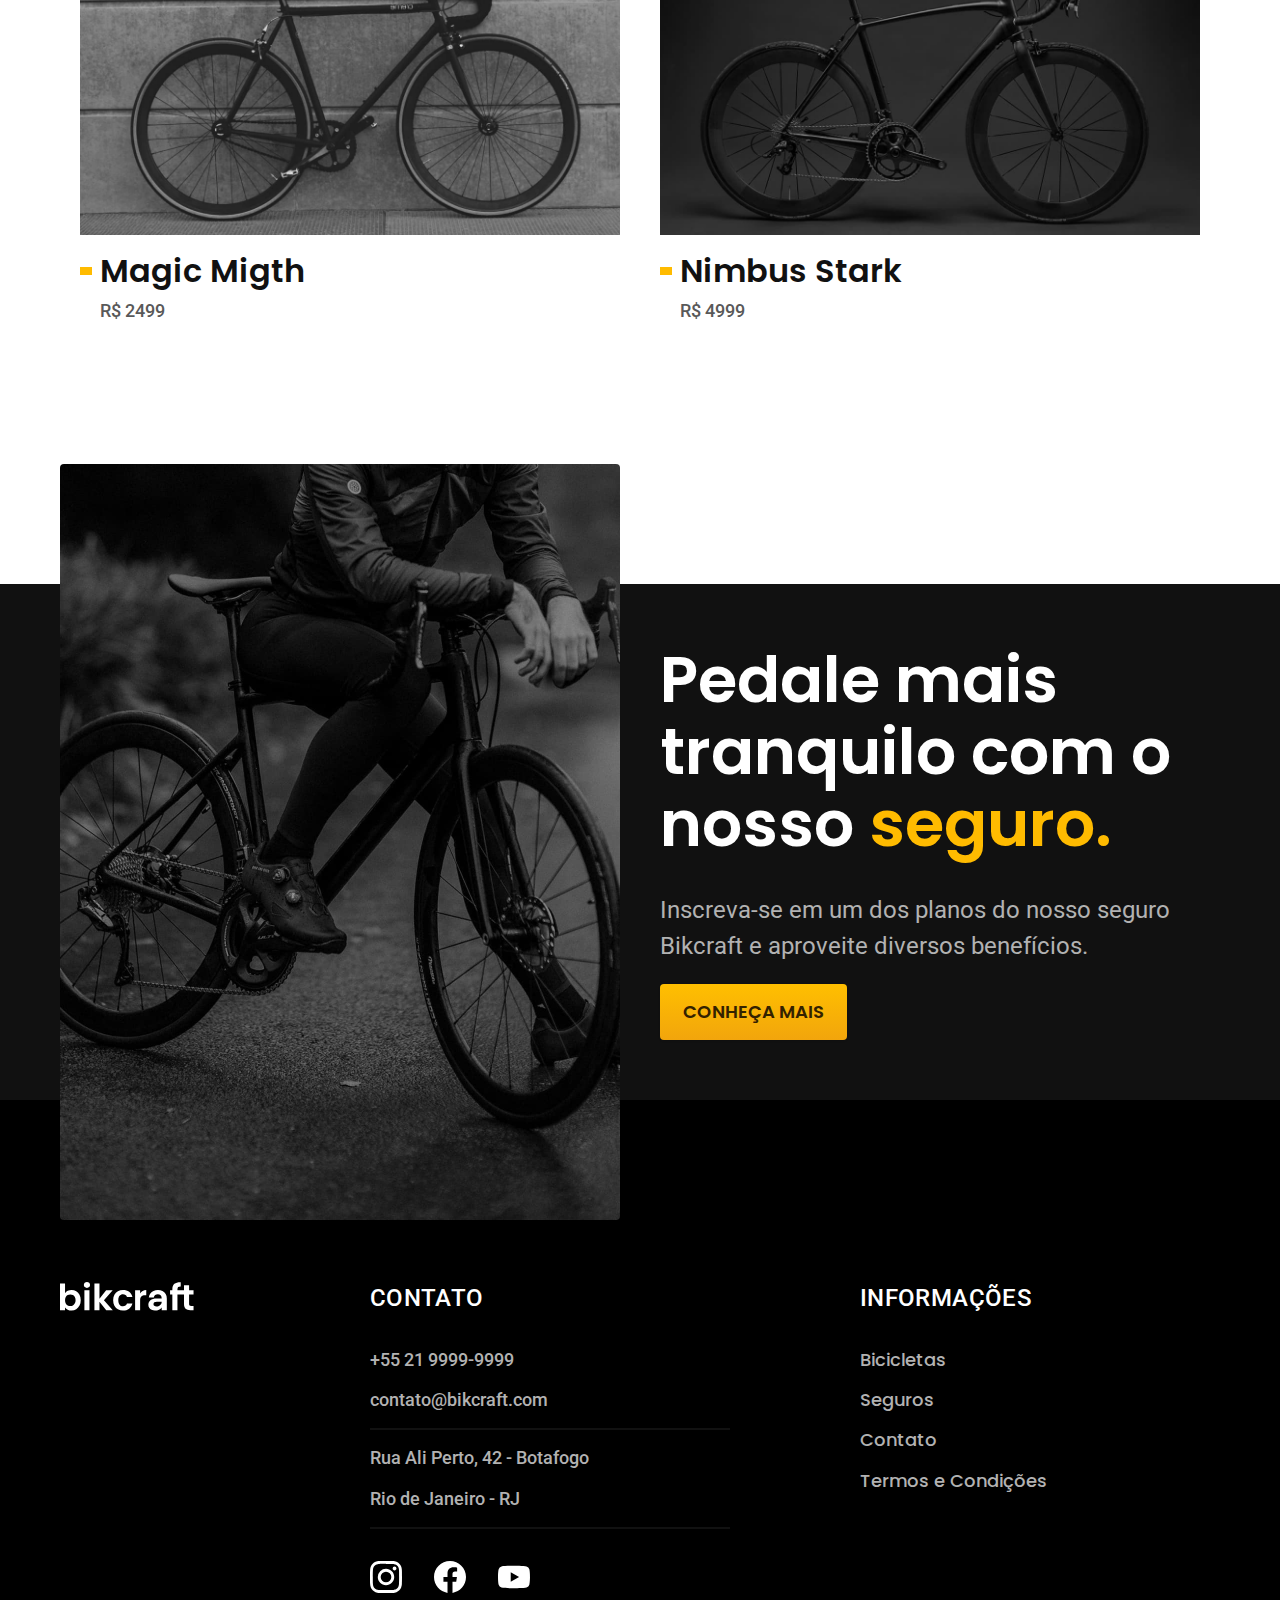
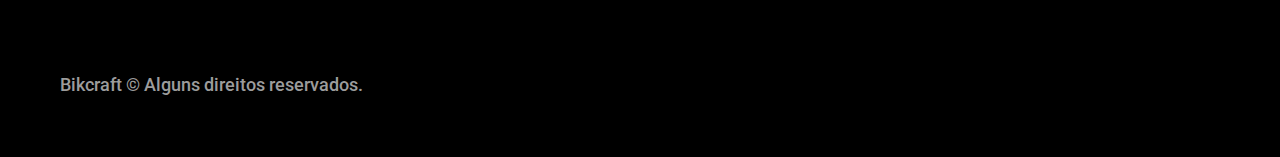
<file: bicicletas/nebula.html>
<!DOCTYPE html>
<html lang="pt-br">

<head>
  <meta charset="UTF-8">
  <meta name="viewport" content="width=device-width, initial-scale=1.0">

  <title>Nebula Cosmic | Bikcraft</title>
  <meta name="description" content="Nebula Cosmic">

  <link rel="icon" href="../favicon.svg" type="image/svg+xml">
  <link rel="stylesheet" href="../css/style.css">

  <script>document.documentElement.classList.add('js');</script>

  <link rel="preconnect" href="https://fonts.googleapis.com">
  <link rel="preconnect" href="https://fonts.gstatic.com" crossorigin>
  <link href="https://fonts.googleapis.com/css2?family=Merriweather:ital,wght@1,900&family=Poppins:wght@500;600&family=Roboto:wght@400;500&display=swap" rel="stylesheet">
</head>

<body #bicicleta>
  <header class="header-bg">
    <div class="header container">
      <a href="../"><img src="../img/bikcraft.svg" alt="Bikcraft"></a>

      <nav aria-label="primaria">
        <ul class="header-menu font-1-m cor-0">
          <li><a href="../bibicletas.html">Bicicletas</a></li>
          <li><a href="../seguros.html">Seguros</a></li>
          <li><a href="../contato.html">Contato</a></li>
        </ul>
      </nav>
    </div>
  </header>

  <main class="titulo-bg">
    <div>
      <div class="titulo container">
        <p class="font-2-xl cor-5">R$ 3999</p>
        <h1 class="font-1-xxl cor-0">Nebula Cosmic<span class="cor-p1">.</span></h1>
      </div>
    </div>

    <div class="bicicleta container">
      <div class="bicicleta-imagens">
        <img src="../img/bicicleta/nimbus1.jpg" alt="Bicicleta 1">
        <img src="../img/bicicleta/nimbus2.jpg" alt="Bicicleta 2">
        <img src="../img/bicicleta/nimbus3.jpg" alt="Bicicleta 3">
      </div>
      <div class="bicicleta-conteudo">
        <p class="font-2-l cor-5">A Nebula Cosmic é a melhor Bikcraft já criada pela nossa equipe. Ela vem equipada com os melhores acessórios, o que garante maior velocidade.</p>
        <div class="bicicleta-comprar">
          <a class="botao" href="../orcamento.html?tipo=bikcraft&produto=nebula">Comprar Agora</a>
          <span class="font-1-xs cor-6"><img src="../img/icones/entrega.svg" alt="">entrega em 5 dias</span>
          <span class="font-1-xs cor-6"><img src="../img/icones/estoque.svg" alt="">18 em estoque</span>
        </div>

        <h2 class="font-1-xs cor-0">Informações</h2>
        <ul class="bicicleta-informacoes">
          <li>
            <img src="../img/icones/eletrica.svg" alt="">
            <h3 class="font-1-m cor-0">Motor Elétrico</h3>
            <p class="font-1-xs cor-5">Permite você viajar distâncias inimaginaveis com a sua bike.</p>
          </li>
          <li>
            <img src="../img/icones/velocidade.svg" alt="">
            <h3 class="font-1-m cor-0">50 km/h</h3>
            <p class="font-1-xs cor-5">A mais rápida bicicleta elétrica disponível hoje no mercado.</p>
          </li>
          <li>
            <img src="../img/icones/rastreador.svg" alt="">
            <h3 class="font-1-m cor-0">Rastreador</h3>
            <p class="font-1-xs cor-5">Rastreador e sistema anti-furto para garantir o seu sossego.</p>
          </li>
          <li>
            <img src="../img/icones/carbono.svg" alt="">
            <h3 class="font-1-m cor-0">Fibra de Carbono</h3>
            <p class="font-1-xs cor-5">Maior proteção possível para a sua Bikcraft com fibra de carbono.</p>
          </li>
        </ul>

        <h2 class="font-1-xs cor-0">Ficha Técnica</h2>
        <ul class="bicicleta-ficha font-2-s cor-4">
          <li>Peso<span>9kg</span></li>
          <li>Altura<span>60 cm</span></li>
          <li>Largura<span>120 cm</span></li>
          <li>Profundidade<span>10 cm</span></li>
          <li>Marchas<span>16</span></li>
          <li>Roda<span>29</span></li>
        </ul>
      </div>
    </div>
  </main>

  <article class="bicicletas-lista container">
    <h2 class="font-1-xxl">escolha a sua<span class="cor-p1">.</span></h2>
    <ul>
      <li>
        <a href="./magic.html">
          <img src="../img/bicicletas/magic.jpg" alt="Bicicleta preta">
          <h3 class="font-1-xl">Magic Migth</h3>
          <span class="font-2-m cor-8">R$ 2499</span>
        </a>
      </li>
      <li>
        <a href="./nimbus.html">
          <img src="../img/bicicletas/nimbus.jpg" alt="Bicicleta preta">
          <h3 class="font-1-xl">Nimbus Stark</h3>
          <span class="font-2-m cor-8">R$ 4999</span>
        </a>
      </li>
    </ul>
  </article>

  <article class="seguro-bg">
    <div class="seguro container">
      <div class="seguro-imagem">
        <img src="../img/fotos/seguros.jpg" alt="Pessoa parada em cima de uma bicicleta">
      </div>
      <div class="seguro-conteudo">
        <h2 class="font-1-xxl cor-0">Pedale mais tranquilo com o nosso <span class="cor-p1">seguro.</span></h2>
        <p class="font-2-l cor-5">Inscreva-se em um dos planos do nosso seguro Bikcraft e aproveite diversos benefícios.</p>
        <a class="botao" href="../seguros.html">Conheça Mais</a>
      </div>
    </div>
  </article>

  <footer class="footer-bg">
    <div class="footer container">
      <img src="../img/bikcraft.svg" alt="Bikcraft" width="136" height="32">
      <div class="footer-contato">
        <h3 class="font-2-l-b cor-0">Contato</h3>
        <ul class="font-2-m cor-5">
          <li><a href="tel:+552199999999">+55 21 9999-9999</a></li>
          <li><a href="mailto:contato@bikcraft.com">contato@bikcraft.com</a></li>
          <li>Rua Ali Perto, 42 - Botafogo</li>
          <li>Rio de Janeiro - RJ</li>
        </ul>
        <div class="footer-redes">
          <a href="../"><img src="../img/redes/instagram.svg" alt="Instagram" width="32" height="32"></a>
          <a href="../"><img src="../img/redes/facebook.svg" alt="Facebook" width="32" height="32"></a>
          <a href="../"><img src="../img/redes/youtube.svg" alt="Youtube" width="32" height="32"></a>
        </div>
      </div>
      <div class="footer-informacoes">
        <h3 class="font-2-l-b cor-0">Informações</h3>
        <nav>
          <ul class="font-1-m cor-5">
            <li><a href="../bicicletas.html">Bicicletas</a></li>
            <li><a href="../seguros.html">Seguros</a></li>
            <li><a href="../contato.html">Contato</a></li>
            <li><a href="../termos.html">Termos e Condições</a></li>
          </ul>
        </nav>
      </div>
      <p class="font-2-m cor-6 footer-copy">Bikcraft © Alguns direitos reservados.</p>
    </div>
  </footer>

  <script src="../js/script.js"></script>
</body>

</html>
</file>
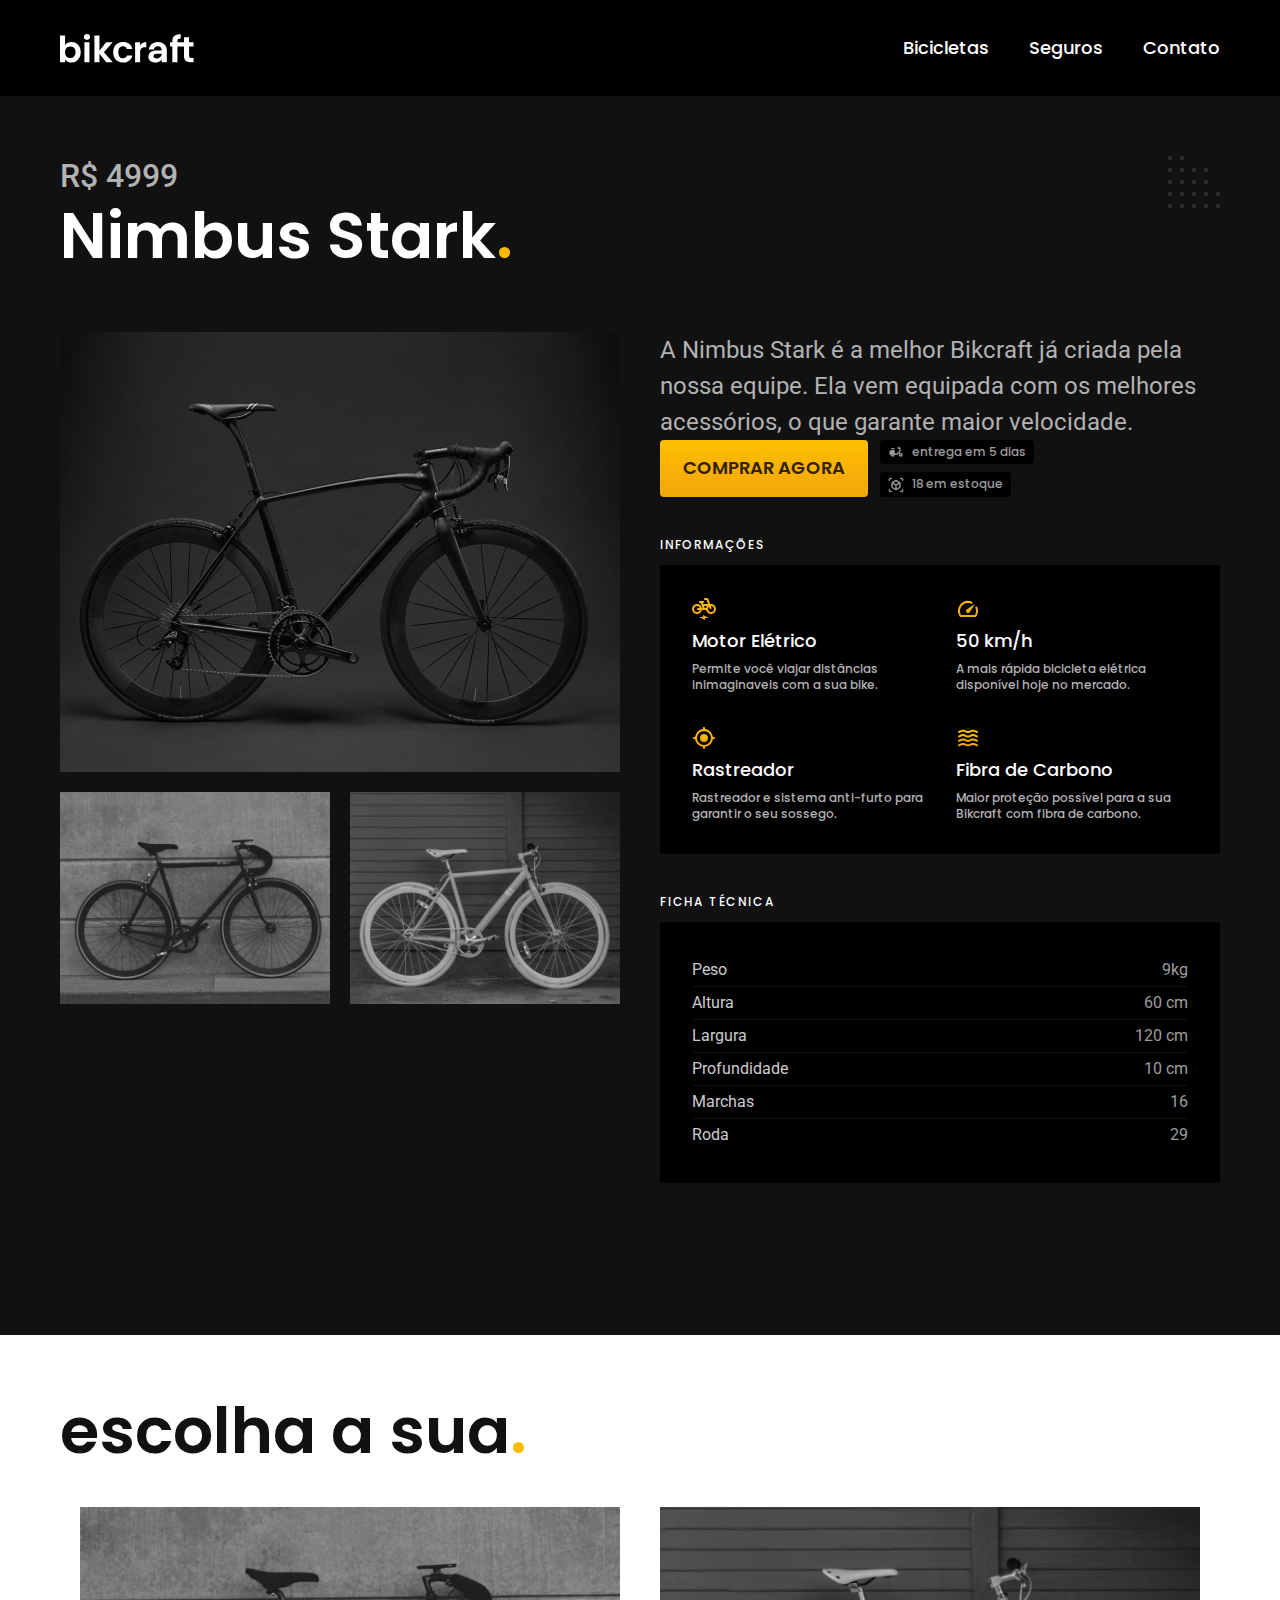
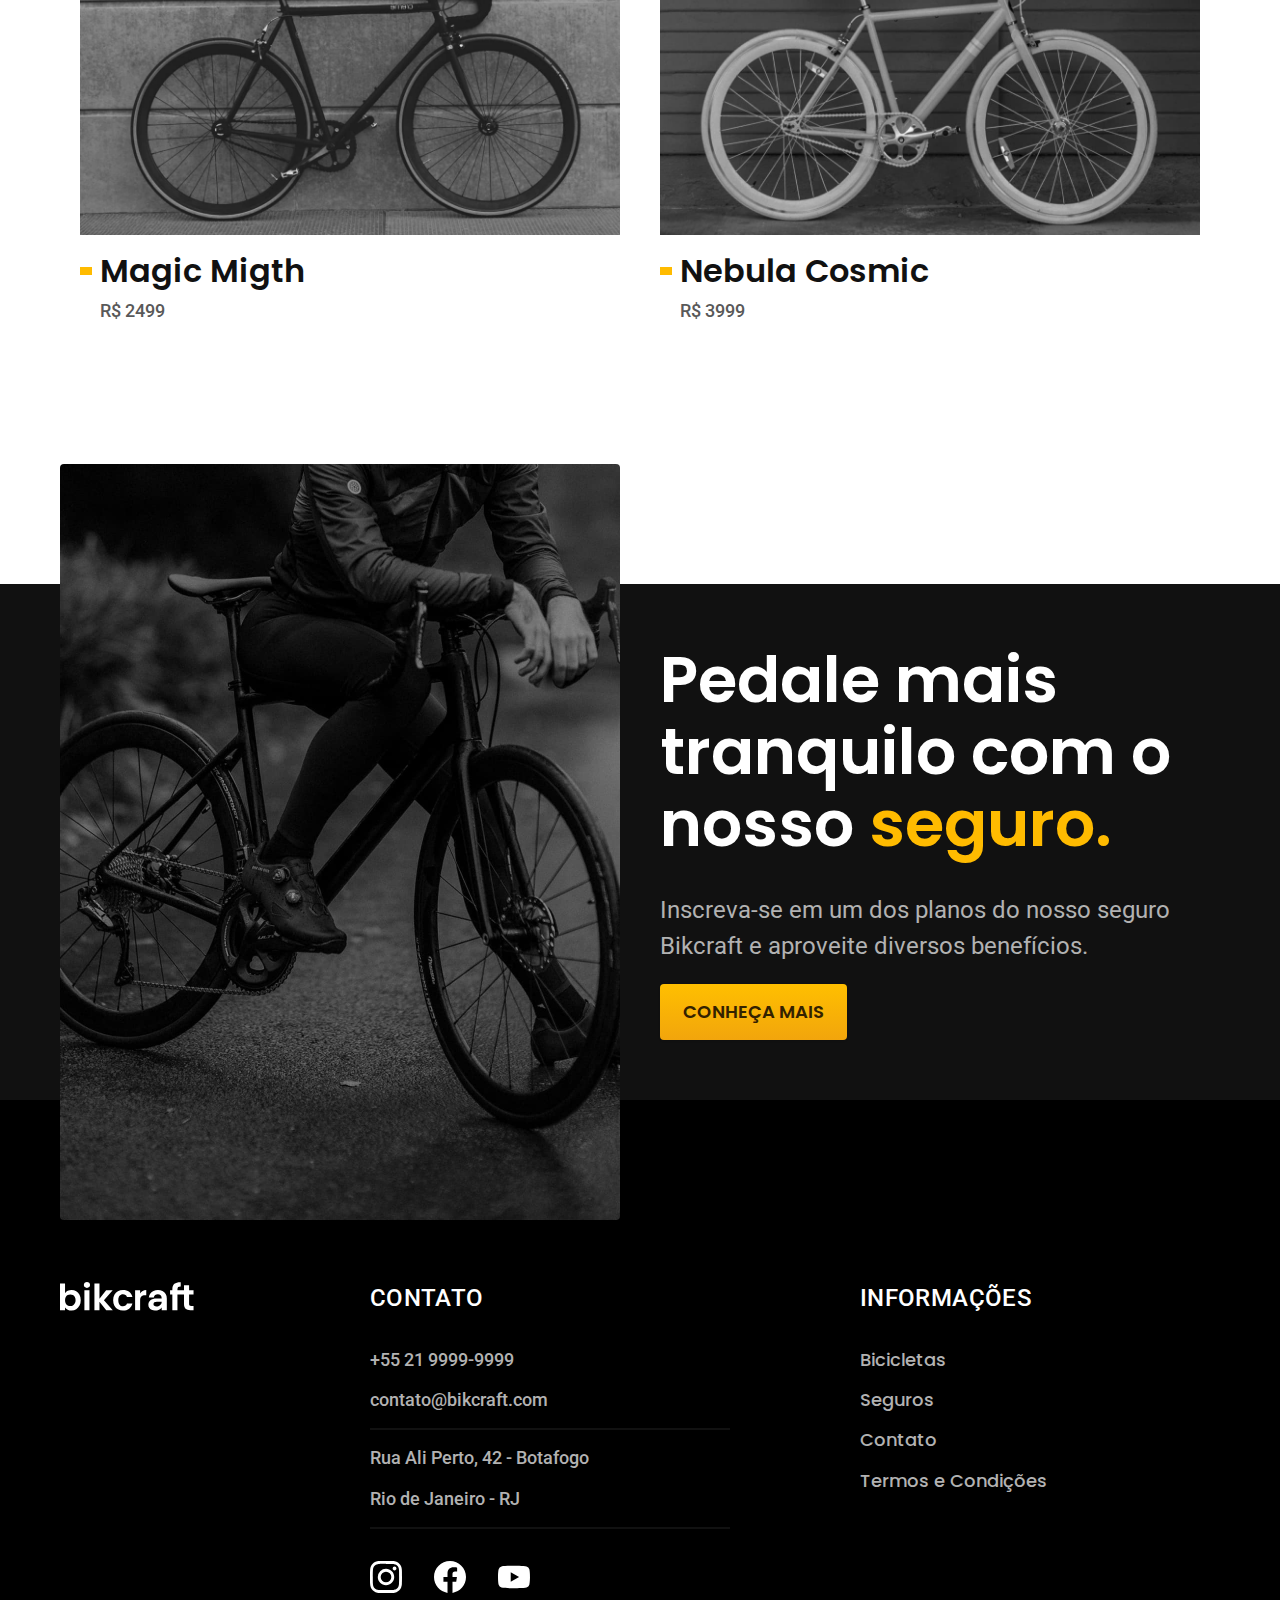
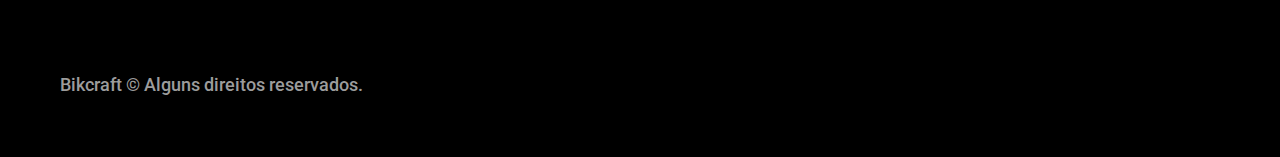
<file: bicicletas/nimbus.html>
<!DOCTYPE html>
<html lang="pt-br">

<head>
  <meta charset="UTF-8">
  <meta name="viewport" content="width=device-width, initial-scale=1.0">

  <title>Nimbus Stark | Bikcraft</title>
  <meta name="description" content="Nimbus Stark">

  <link rel="icon" href="../favicon.svg" type="image/svg+xml">
  <link rel="stylesheet" href="../css/style.css">

  <script>document.documentElement.classList.add('js');</script>

  <link rel="preconnect" href="https://fonts.googleapis.com">
  <link rel="preconnect" href="https://fonts.gstatic.com" crossorigin>
  <link href="https://fonts.googleapis.com/css2?family=Merriweather:ital,wght@1,900&family=Poppins:wght@500;600&family=Roboto:wght@400;500&display=swap" rel="stylesheet">
</head>

<body #bicicleta>
  <header class="header-bg">
    <div class="header container">
      <a href="../"><img src="../img/bikcraft.svg" alt="Bikcraft"></a>

      <nav aria-label="primaria">
        <ul class="header-menu font-1-m cor-0">
          <li><a href="../bibicletas.html">Bicicletas</a></li>
          <li><a href="../seguros.html">Seguros</a></li>
          <li><a href="../contato.html">Contato</a></li>
        </ul>
      </nav>
    </div>
  </header>

  <main class="titulo-bg">
    <div>
      <div class="titulo container">
        <p class="font-2-xl cor-5">R$ 4999</p>
        <h1 class="font-1-xxl cor-0">Nimbus Stark<span class="cor-p1">.</span></h1>
      </div>
    </div>

    <div class="bicicleta container">
      <div class="bicicleta-imagens">
        <img src="../img/bicicleta/nimbus1.jpg" alt="Bicicleta 1">
        <img src="../img/bicicleta/nimbus2.jpg" alt="Bicicleta 2">
        <img src="../img/bicicleta/nimbus3.jpg" alt="Bicicleta 3">
      </div>
      <div class="bicicleta-conteudo">
        <p class="font-2-l cor-5">A Nimbus Stark é a melhor Bikcraft já criada pela nossa equipe. Ela vem equipada com os melhores acessórios, o que garante maior velocidade.</p>
        <div class="bicicleta-comprar">
          <a class="botao" href="../orcamento.html?tipo=bikcraft&produto=nimbus">Comprar Agora</a>
          <span class="font-1-xs cor-6"><img src="../img/icones/entrega.svg" alt="">entrega em 5 dias</span>
          <span class="font-1-xs cor-6"><img src="../img/icones/estoque.svg" alt="">18 em estoque</span>
        </div>

        <h2 class="font-1-xs cor-0">Informações</h2>
        <ul class="bicicleta-informacoes">
          <li>
            <img src="../img/icones/eletrica.svg" alt="">
            <h3 class="font-1-m cor-0">Motor Elétrico</h3>
            <p class="font-1-xs cor-5">Permite você viajar distâncias inimaginaveis com a sua bike.</p>
          </li>
          <li>
            <img src="../img/icones/velocidade.svg" alt="">
            <h3 class="font-1-m cor-0">50 km/h</h3>
            <p class="font-1-xs cor-5">A mais rápida bicicleta elétrica disponível hoje no mercado.</p>
          </li>
          <li>
            <img src="../img/icones/rastreador.svg" alt="">
            <h3 class="font-1-m cor-0">Rastreador</h3>
            <p class="font-1-xs cor-5">Rastreador e sistema anti-furto para garantir o seu sossego.</p>
          </li>
          <li>
            <img src="../img/icones/carbono.svg" alt="">
            <h3 class="font-1-m cor-0">Fibra de Carbono</h3>
            <p class="font-1-xs cor-5">Maior proteção possível para a sua Bikcraft com fibra de carbono.</p>
          </li>
        </ul>

        <h2 class="font-1-xs cor-0">Ficha Técnica</h2>
        <ul class="bicicleta-ficha font-2-s cor-4">
          <li>Peso<span>9kg</span></li>
          <li>Altura<span>60 cm</span></li>
          <li>Largura<span>120 cm</span></li>
          <li>Profundidade<span>10 cm</span></li>
          <li>Marchas<span>16</span></li>
          <li>Roda<span>29</span></li>
        </ul>
      </div>
    </div>
  </main>

  <article class="bicicletas-lista container">
    <h2 class="font-1-xxl">escolha a sua<span class="cor-p1">.</span></h2>
    <ul>
      <li>
        <a href="./magic.html">
          <img src="../img/bicicletas/magic.jpg" alt="Bicicleta preta">
          <h3 class="font-1-xl">Magic Migth</h3>
          <span class="font-2-m cor-8">R$ 2499</span>
        </a>
      </li>
      <li>
        <a href="./nebula.html">
          <img src="../img/bicicletas/nebula.jpg" alt="Bicicleta preta">
          <h3 class="font-1-xl">Nebula Cosmic</h3>
          <span class="font-2-m cor-8">R$ 3999</span>
        </a>
      </li>
    </ul>
  </article>

  <article class="seguro-bg">
    <div class="seguro container">
      <div class="seguro-imagem">
        <img src="../img/fotos/seguros.jpg" alt="Pessoa parada em cima de uma bicicleta">
      </div>
      <div class="seguro-conteudo">
        <h2 class="font-1-xxl cor-0">Pedale mais tranquilo com o nosso <span class="cor-p1">seguro.</span></h2>
        <p class="font-2-l cor-5">Inscreva-se em um dos planos do nosso seguro Bikcraft e aproveite diversos benefícios.</p>
        <a class="botao" href="../seguros.html">Conheça Mais</a>
      </div>
    </div>
  </article>

  <footer class="footer-bg">
    <div class="footer container">
      <img src="../img/bikcraft.svg" alt="Bikcraft" width="136" height="32">
      <div class="footer-contato">
        <h3 class="font-2-l-b cor-0">Contato</h3>
        <ul class="font-2-m cor-5">
          <li><a href="tel:+552199999999">+55 21 9999-9999</a></li>
          <li><a href="mailto:contato@bikcraft.com">contato@bikcraft.com</a></li>
          <li>Rua Ali Perto, 42 - Botafogo</li>
          <li>Rio de Janeiro - RJ</li>
        </ul>
        <div class="footer-redes">
          <a href="../"><img src="../img/redes/instagram.svg" alt="Instagram" width="32" height="32"></a>
          <a href="../"><img src="../img/redes/facebook.svg" alt="Facebook" width="32" height="32"></a>
          <a href="../"><img src="../img/redes/youtube.svg" alt="Youtube" width="32" height="32"></a>
        </div>
      </div>
      <div class="footer-informacoes">
        <h3 class="font-2-l-b cor-0">Informações</h3>
        <nav>
          <ul class="font-1-m cor-5">
            <li><a href="../bicicletas.html">Bicicletas</a></li>
            <li><a href="../seguros.html">Seguros</a></li>
            <li><a href="../contato.html">Contato</a></li>
            <li><a href="../termos.html">Termos e Condições</a></li>
          </ul>
        </nav>
      </div>
      <p class="font-2-m cor-6 footer-copy">Bikcraft © Alguns direitos reservados.</p>
    </div>
  </footer>

  <script src="../js/script.js"></script>
</body>

</html>
</file>
<file: css/style.css>
@import "./global/global.css";
@import "./utilidades/tipografia.css";
@import "./utilidades/cores.css";
@import "./utilidades/animacao.css";

@import "./global/header.css";
@import "./global/footer.css";

/* Utilidades */
@import "./utilidades/componentes.css";
@import "./utilidades/formulario.css";

/* Home */
@import "./home/introducao.css";
@import "./home/tecnologia.css";
@import "./home/parceiros.css";
@import "./home/depoimento.css";

/* Bicicletas */
@import "./bicicletas/bicicletas-lista.css";
@import "./bicicletas/bicicletas.css";

/* Bicicleta */
@import "./bicicleta/bicicleta.css";
@import "./bicicleta/seguro.css";

/* Seguros */
@import "./seguros/seguros.css";
@import "./seguros/vantagens.css";
@import "./seguros/perguntas.css";

/* Contato */
@import "./contato/contato.css";
@import "./contato/lojas.css";

/* Orçamento */
@import "./orcamento/orcamento.css";

/* Termos */
@import "./termos/termos.css";
</file>
